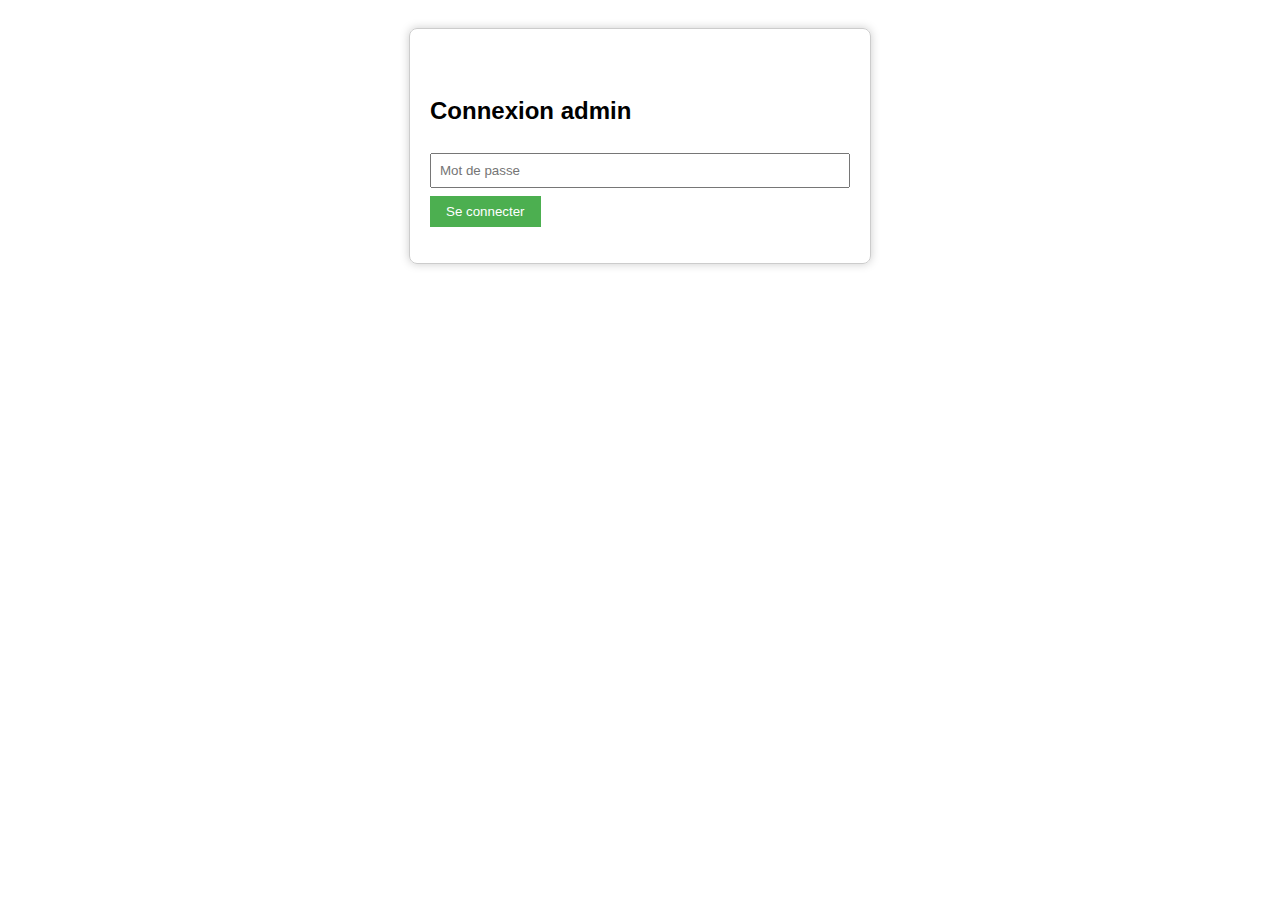
<file: admin.html>
<!DOCTYPE html>
<html lang="fr">
<head>
  <meta charset="UTF-8">
  <title>Admin Panel</title>
  <style>
    body {
    font-family: Arial, sans-serif;
    padding: 20px;
    }

    #login, #adminPanel {
    border: 1px solid #ccc;
    padding: 20px;
    max-width: 400px;
    margin: auto;
    border-radius: 8px;
    box-shadow: 0 0 10px #ccc;
    padding-right: 40px;
    }

    input[type="text"], input[type="password"] {
    width: 100%;
    padding: 8px;
    margin-top: 8px;
    }

    button {
    padding: 10px 15px;
    margin-top: 10px;
    background-color: #4CAF50;
    color: white;
    border: none;
    cursor: pointer;
    }
    table {
      border-collapse: collapse;
      width: 100%;
      margin-bottom: 2rem;
    }
    th, td {
      border: 1px solid #ccc;
      padding: 0.5rem;
      text-align: center;
    }
    th {
      background-color: #f5f5f5;
    }
    h2 {
      margin-top: 3rem;
    }
    button {
      padding: 0.5rem 1rem;
      margin-top: 0.5rem;
      cursor: pointer;
    }

  </style>
</head>
<body>
  <div id="login">
    <h2>Connexion admin</h2>
    <input type="password" id="password" placeholder="Mot de passe">
    <button onclick="checkPassword()">Se connecter</button>
    <p id="error"></p>
  </div>

  <div id="adminPanel" style="display:none;">
    <h3>Changer les images du carrousel :</h3>

    <label>Image 1 :</label>
    <input type="file" onchange="updateImage('IMG_carrousel_1', this.files[0])"><br><br>
    
    <label>Image 2 :</label>
    <input type="file" onchange="updateImage('IMG_carrousel_2', this.files[0])"><br><br>
    
    <label>Image 3 :</label>
    <input type="file" onchange="updateImage('IMG_carrousel_3', this.files[0])"><br><br>
    
    <button onclick="alert('Images enregistrées !')">Sauvegarder</button>

    <button onclick="resetImages()">Réinitialiser les images</button>

    <h2>Créer une nouvelle carte pour les réalisations</h2>
    <form id="cardForm">
      <input type="text" id="cardTitle" placeholder="Titre" required><br>
      <input id="cardDescription" placeholder="Description" required></input><br>
      <input type="file" id="cardImage" accept="image/*" required><br>
      <input type="text" id="cardPoints" placeholder="Point1, Point2, Point3" required><br>
      <button type="submit">Ajouter la card</button>
    </form>
    
    <h2>Cards existantes</h2>
    <div id="cardList"></div>
    <h1>Admin - Modification des prix</h1>

  <!-- Cartes de visite -->
  <h1>Administration des tarifs</h1>

  <!-- Cartes de visite -->
  <h2>Cartes de visite 85×55mm</h2>
  <table data-key="cartesDeVisite">
    <thead>
      <tr><th>Quantité</th><th>Recto</th><th>Recto/Verso</th></tr>
    </thead>
    <tbody>
      <tr><td>50 ex</td><td><input value="20€ HT" type="text"></td><td><input value="25€ HT"  type="text"></td></tr>
      <tr><td>100 ex</td><td><input value="24€ HT"  type="text"></td><td><input value="30€ HT"  type="text"></td></tr>
      <tr><td>250 ex</td><td><input value="30€ HT"  type="text"></td><td><input value="40€ HT"  type="text"></td></tr>
      <tr><td>500 ex</td><td><input value="40€ HT"  type="text"></td><td><input value="48€ HT"  type="text"></td></tr>
      <tr><td>1000 ex</td><td><input value="54€ HT"  type="text"></td><td><input value="66€ HT"  type="text"></td></tr>
      <tr><td>2500 ex</td><td><input value="95€ HT"  type="text"></td><td><input value="114€ HT"  type="text"></td></tr>
    </tbody>
  </table>
  <button onclick="save('cartesDeVisite')">Enregistrer</button>

  <!-- Flyers A6 -->
  <h2>Flyers A6 Format 105×148.5mm</h2>
  <table data-key="flyersA6">
    <thead>
      <tr><th>Quantité</th><th>Recto</th><th>Recto/Verso</th></tr>
    </thead>
    <tbody>
      <tr><td>50 ex</td><td><input value="16€ HT" type="text"></td><td><input value="20€ HT" type="text"></td></tr>
      <tr><td>100 ex</td><td><input value="18€ HT" type="text"></td><td><input value="24€ HT" type="text"></td></tr>
      <tr><td>250 ex</td><td><input value="24€ HT" type="text"></td><td><input value="36€ HT" type="text"></td></tr>
      <tr><td>500 ex</td><td><input value="30€ HT" type="text"></td><td><input value="48€ HT" type="text"></td></tr>
      <tr><td>1000 ex</td><td><input value="48€ HT" type="text"></td><td><input value="72€ HT" type="text"></td></tr>
      <tr><td>2500 ex</td><td><input value="84€ HT" type="text"></td><td><input value="144€ HT" type="text"></td></tr>
    </tbody>
  </table>
  <button onclick="save('flyersA6')">Enregistrer</button>

  <!-- Affichettes A4 & A3 -->
  <h2>Affichettes A4 & A3</h2>
  <table data-key="affichettesA4">
    <thead>
      <tr><th>Quantité</th><th>Recto</th><th>Recto/Verso</th><th>A3 Recto</th></tr>
    </thead>
    <tbody>
      <tr><td>50 ex</td><td><input value="18€ HT" type="text"></td><td><input value="24€ HT" type="text"></td><td><input value="24€ HT" type="text"></td></tr>
      <tr><td>100 ex</td><td><input value="24€ HT" type="text"></td><td><input value="36€ HT" type="text"></td><td><input value="36€ HT" type="text"></td></tr>
      <tr><td>250 ex</td><td><input value="42€ HT" type="text"></td><td><input value="60€ HT" type="text"></td><td><input value="78€ HT" type="text"></td></tr>
      <tr><td>500 ex</td><td><input value="66€ HT" type="text"></td><td><input value="108€ HT" type="text"></td><td><input value="150€ HT" type="text"></td></tr>
      <tr><td>1000 ex</td><td><input value="120€ HT" type="text"></td><td><input value="204€ HT" type="text"></td><td><input value="288€ HT" type="text"></td></tr>
      <tr><td>2500 ex</td><td><input value="288€ HT" type="text"></td><td><input value="372€ HT" type="text"></td><td><input value="-€ HT" type="text"></td></tr>
    </tbody>
  </table>
  <button onclick="save('affichettesA4')">Enregistrer</button>

  <!-- Affichettes A5 -->
  <h2>Affichettes A5 148x210 mm</h2>
  <table data-key="affichettesA5">
    <thead>
      <tr><th>Quantité</th><th>Recto</th><th>Recto/Verso</th></tr>
    </thead>
    <tbody>
      <tr><td>100 ex</td><td><input value="18€ HT" type="text"></td><td><input value="24€ HT" type="text"></td></tr>
      <tr><td>250 ex</td><td><input value="30€ HT" type="text"></td><td><input value="42€ HT" type="text"></td></tr>
      <tr><td>500 ex</td><td><input value="42€ HT" type="text"></td><td><input value="66€ HT" type="text"></td></tr>
      <tr><td>1000 ex</td><td><input value="66€ HT" type="text"></td><td><input value="114€ HT" type="text"></td></tr>
      <tr><td>2500 ex</td><td><input value="156€ HT" type="text"></td><td><input value="264€ HT" type="text"></td></tr>
    </tbody>
  </table>
  <button onclick="save('affichettesA5')">Enregistrer</button>


  <script>
const PASSWORD = "123";

function checkPassword() {
  const input = document.getElementById("password").value;
  const error = document.getElementById("error");

  if (input === PASSWORD) {
    document.getElementById("login").style.display = "none";
    document.getElementById("adminPanel").style.display = "block";
  } else {
    error.textContent = "Mot de passe incorrect";
  }
}

function updateImage(imageId, file) {
  const reader = new FileReader();
  reader.onload = function () {
    localStorage.setItem(imageId, reader.result);
  };
  reader.readAsDataURL(file);
}

function resetImages() {
  localStorage.removeItem("IMG_carrousel_1");
  localStorage.removeItem("IMG_carrousel_2");
  localStorage.removeItem("IMG_carrousel_3");
  alert("Images réinitialisées ! Recharge la page du carrousel.");
}

function getCards() {
  return JSON.parse(localStorage.getItem("cards") || "[]");
}

function saveCards(cards) {
  localStorage.setItem("cards", JSON.stringify(cards));
}

function renderCardList() {
  const cards = getCards();
  const container = document.getElementById("cardList");
  container.innerHTML = "";

  cards.forEach((card, index) => {
    const div = document.createElement("div");
    div.innerHTML = `
      <strong>${card.title}</strong><br>
      <img src="${card.image}" width="100"><br>
      <button onclick="deleteCard(${index})">Supprimer</button><hr>
    `;
    container.appendChild(div);
  });
}

function deleteCard(index) {
  const cards = getCards();
  cards.splice(index, 1);
  saveCards(cards);
  renderCardList();
}

document.getElementById("cardForm").addEventListener("submit", function(e) {
  e.preventDefault();

  const fileInput = document.getElementById("cardImage");
  const file = fileInput.files[0];

  if (!file) return alert("Veuillez choisir une image.");

  const reader = new FileReader();
  reader.onload = function(event) {
    const imageBase64 = event.target.result;

    const newCard = {
      title: document.getElementById("cardTitle").value,
      description: document.getElementById("cardDescription").value,
      image: imageBase64,
      points: document.getElementById("cardPoints").value.split(",").map(p => p.trim()),
    };

    const cards = getCards();
    cards.push(newCard);
    saveCards(cards);
    renderCardList();
    document.getElementById("cardForm").reset();
  };
  reader.readAsDataURL(file);
});

renderCardList();
function save(key) {
      const table = document.querySelector(`table[data-key="${key}"]`);
      const rows = table.querySelectorAll("tbody tr");
      const data = [];

      rows.forEach(row => {
        const inputs = row.querySelectorAll("input");
        const rowData = {};
        if (inputs[0]) rowData.recto = inputs[0].value;
        if (inputs[1]) rowData.rectoVerso = inputs[1].value;
        if (inputs[2]) rowData.a3 = inputs[2].value;
        data.push(rowData);
      });

      localStorage.setItem(key, JSON.stringify(data));
      alert(`Tarifs enregistrés pour ${key}`);
    }
  </script>
</body>
</html>
</file>
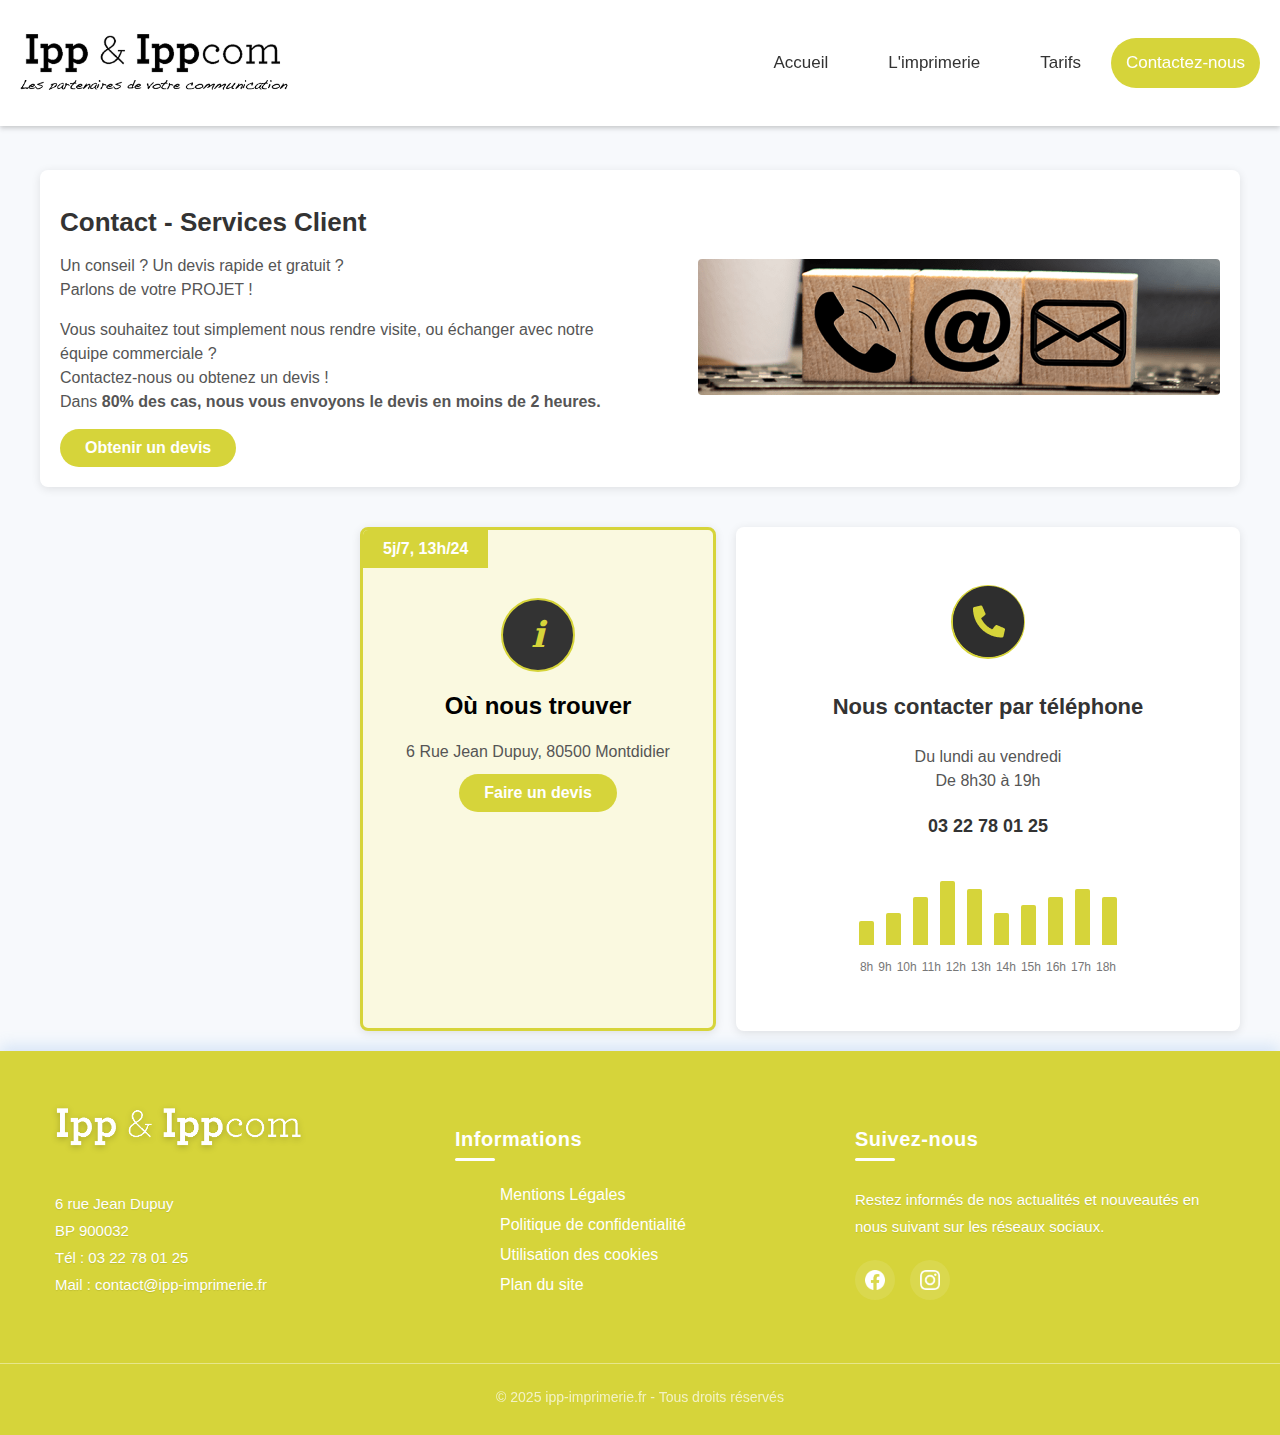
<file: contact.html>
<!DOCTYPE html>
<html lang="en">
<head>
    <meta charset="UTF-8">
    <meta name="viewport" content="width=device-width, initial-scale=1.0">
    <title>Document</title>
    <style>
        :root{
            --color-primary: #d6d43a;
            --color-secondary: #faf9e0;
            --color-light: #F7F9FC;
            --color-dark: #2E2E2E;
            --shadow: 0px 0px 13.5px 0px rgba(0, 0, 0, 0.25);
            --title: 22px;
            --subtitle: 17px;
            --texte: 14px;
        }
        /*  ********************************************Debut Header style *********************************************/
        body {
            margin: 0;
            padding: 0;
            font-family: Arial, sans-serif;
            background-color: var(--color-light);
            padding-top: 150px;
        }
        
        .header-container {
            width: 100%;
            background-color: var(--color-light);
            position: fixed;
            top: 0;
            left: 0;
            z-index: 1000;
        }
        
        .main-header {
            background-color: white;
            padding: 30px 20px;
            display: flex;
            justify-content: space-between;
            align-items: center;
            box-shadow: 0px 2px 5px 0px rgba(46, 46, 46, 0.25);;
        }
        
        .logo {
            font-size: 24px;
            font-weight: bold;
        }
        
        .ipp {
            color: #000;
        }
        
        .and {
            color: #555;
            margin: 0 5px;
        }
        
        .ippcom {
            color: #000;
        }
        
        .nav-links {
            display: flex;
            align-items: center;
        }
        
        .nav-item {
            padding: 0px 30px;
            color: #333;
            text-decoration: none;
            font-size: var(--subtitle);
        }
        
        .contact-btn {
            background-color: var(--color-primary);
            color: white;
            padding: 15px 15px;
            border-radius: 66px;
            text-decoration: none;
            font-size: var(--subtitle);
        }

        .logo-img{
            width: 100%;
            height: 60px;
        }
        /* ********************************************fin header style******************************************** */
        /* style */
        .container {
            max-width: 1200px;
            margin: 0 auto;
            padding: 20px;
        }
        
        .contact-header {
            display: flex;
            justify-content: space-between;
            align-items: center;
            margin-bottom: 40px;
            background-color: white;
            padding: 20px;
            border-radius: 8px;
            box-shadow: 0 2px 10px rgba(0,0,0,0.1);
        }
        
        .contact-info {
            width: 50%;
        }
        
        .contact-image {
            width: 45%;
        }
        
        .contact-image img {
            width: 100%;
            height: auto;
            border-radius: 4px;
        }
        
        h1 {
            font-size: 26px;
            color: #333;
            margin-bottom: 10px;
        }
        
        p {
            color: #555;
            margin-bottom: 15px;
            line-height: 1.5;
        }
        
        .important {
            font-weight: bold;
        }
        
        .btn {
            display: inline-block;
            background-color: var(--color-primary);
            color: white;
            padding: 10px 25px;
            border-radius: 30px;
            text-decoration: none;
            font-weight: bold;
            transition: background-color 0.3s;
        }
        
        .btn:hover {
            background-color: var(--color-primary);
        }
        
        .contact-grid {
            display: flex;
            gap: 20px;
            margin-top: 20px;
        }
        
        .grid-item {
            flex: 1;
            background-color: white;
            border-radius: 8px;
            overflow: hidden;
            box-shadow: 0 2px 10px rgba(0,0,0,0.1);
        }
        
        .map-container {
            height: 100%;
        }
        
        .map-container img {
            width: 400px;
            height: 100%;
            object-fit: cover;
        }
        
        .info-block {
            padding: 20px;
            text-align: center;
            display: flex;
            flex-direction: column;
            justify-content: center;
            align-items: center;
            width: 200px
        }
        
        .info-block h2 {
            font-size: 22px;
            margin: 15px 0;
            color: #333;
        }
        
        .find-us-container {
            width: 350px;
            background-color: var(--color-secondary);
            border: 3px solid var(--color-primary);
            border-radius: 8px;
            overflow: hidden;
            box-shadow: 0 2px 10px rgba(0, 0, 0, 0.1);
        }

        .header-banner {
            background-color: var(--color-primary);
            color: white;
            padding: 10px 20px;
            font-weight: bold;
            width: fit-content;
        }

        .content {
            padding: 30px;
            text-align: center;
        }

        .icon-circle {
            width: 70px;
            height: 70px;
            background-color: #333;
            border-radius: 50%;
            display: flex;
            justify-content: center;
            align-items: center;
            margin: 0 auto 20px;
            border: 2px solid var(--color-primary);
        }

        .icon-circle i {
            color: var(--color-primary);
            font-size: 36px;
        }
        
        .address {
            margin: 10px 0;
        }
        
        .phone {
            font-size: 18px;
            font-weight: bold;
            color: #333;
            margin: 10px 0;
        }
        
        .schedule {
            margin: 10px 0;
        }
        
        .graph {
            display: flex;
            align-items: flex-end;
            justify-content: center;
            height: 80px;
            margin: 15px 0;
            gap: 8px;
        }
        
        .bar {
            width: 15px;
            background-color: var(--color-primary);
            margin: 0 2px;
            border-radius: 2px 2px 0 0;
        }
        
        .bar-1 { height: 30%; }
        .bar-2 { height: 40%; }
        .bar-3 { height: 60%; }
        .bar-4 { height: 80%; }
        .bar-5 { height: 70%; }
        .bar-6 { height: 40%; }
        .bar-7 { height: 50%; }
        .bar-8 { height: 60%; }
        .bar-9 { height: 70%; }
        .bar-10 { height: 60%; }
        
        .time-labels {
            display: flex;
            justify-content: space-between;
            /* width: 100%; */
            padding: 0 5px;
            font-size: 12px;
            color: #777;
            gap: 5px;
        }
        
        @media (max-width: 768px) {
            .contact-header {
                flex-direction: column;
            }
            
            .contact-info, .contact-image {
                width: 100%;
            }
            
            .contact-image {
                margin-top: 20px;
            }
            
            .contact-grid {
                flex-direction: column;
            }
        }
        .map-container iframe {
            width: 100%;
            height: 500px;
            border: none;
        }
        /* ********************************************debut footer******************************************** */
    footer {
            background: var(--color-primary);
            color: #fff;
            padding: 50px 0 30px;
            box-shadow: 0 -5px 15px rgba(74, 144, 226, 0.2);
        }
        
        .footer-container {
            display: flex;
            justify-content: space-between;
            max-width: 1200px;
            margin: 0 auto;
            flex-wrap: wrap;
            padding: 0 20px;
        }
        
        .footer-section {
            flex: 1;
            min-width: 250px;
            margin-bottom: 30px;
            padding: 0 15px;
        }
        
        .footer-logo {
            height: 50px;
            margin-bottom: 20px;
            filter: drop-shadow(0 2px 3px rgba(0, 0, 0, 0.2));
        }
        
        .footer-section p {
            line-height: 1.8;
            margin-bottom: 15px;
            font-size: 15px;
            text-shadow: 0 1px 1px rgba(0, 0, 0, 0.1);
            color: white;
        }
        
        .footer-section h4 {
            position: relative;
            margin-bottom: 25px;
            font-size: 20px;
            font-weight: 600;
            letter-spacing: 0.5px;
            padding-bottom: 10px;
        }
        
        .footer-section h4::after {
            content: '';
            position: absolute;
            left: 0;
            bottom: 0;
            width: 40px;
            height: 3px;
            background: #fff;
            border-radius: 5px;
        }
        
        .footer-links {
            list-style: none;
        }
        
        .footer-links li {
            margin-bottom: 12px;
        }
        
        .footer-links a {
            color: #fff;
            text-decoration: none;
            transition: all 0.3s ease;
            display: inline-block;
            padding-left: 5px;
            position: relative;
        }
        
        .footer-links a::before {
            content: '›';
            position: absolute;
            left: -8px;
            opacity: 0;
            transition: all 0.3s ease;
        }
        
        .footer-links a:hover {
            padding-left: 12px;
            opacity: 0.8;
        }
        
        .footer-links a:hover::before {
            opacity: 1;
            left: 0;
        }
        
        .social-icons {
            display: flex;
            gap: 15px;
            margin-top: 20px;
        }
        
        .social-icons a {
            display: flex;
            align-items: center;
            justify-content: center;
            width: 40px;
            height: 40px;
            background: rgba(255, 255, 255, 0.1);
            border-radius: 50%;
            transition: all 0.3s ease;
        }
        
        .social-icons a:hover {
            background: rgba(255, 255, 255, 0.2);
            transform: translateY(-3px);
        }
        
        .social-icons img {
            height: 20px;
            filter: brightness(0) invert(1);
        }
        
        .footer-bottom {
            text-align: center;
            padding-top: 25px;
            margin-top: 20px;
            border-top: 1px solid #ffffff98;
            font-size: 14px;
            opacity: 0.7;
        }
        
        @media (max-width: 768px) {
            .footer-container {
                flex-direction: column;
            }
            
            .footer-section {
                margin-bottom: 40px;
                padding: 0;
            }
            
            .footer-section:last-child {
                margin-bottom: 10px;
            }
        }
        /* ********************************************fin footer *********************************************/

    </style>
</head>
<body>
    <header>
        <div class="header-container">
            <div class="main-header">
                <div class="logo">
                    <img class="logo-img" src="/asset/img/slogan logo.png" alt="Logo">
                </div>
                <div class="nav-links">
                    <a href="index.html" class="nav-item">Accueil</a>
                    <a href="imprimerie.html" class="nav-item">L'imprimerie</a>
                    <a href="tarifs.html" class="nav-item">Tarifs</a>
                    <a href="#" class="contact-btn">Contactez-nous</a>
                </div>
            </div>
        </div>
    </header>
    <main>
        <div class="container">
            <!-- Section d'en-tête -->
            <div class="contact-header">
                <div class="contact-info">
                    <h1>Contact - Services Client</h1>
                    <p>Un conseil ? Un devis rapide et gratuit ?<br>
                    Parlons de votre PROJET !</p>
                    <p>Vous souhaitez tout simplement nous rendre visite, ou échanger avec notre équipe commerciale ?<br>
                    Contactez-nous ou obtenez un devis !<br>
                    Dans <span class="important">80% des cas, nous vous envoyons le devis en moins de 2 heures.</span></p>
                    <a href="#" class="btn">Obtenir un devis</a>
                </div>
                <div class="contact-image">
                    <img src="img/conatct.png" alt="Contact Icons">
                </div>
            </div>
            
            <!-- Section des informations de contact -->
            <div class="contact-grid">
                <!-- Carte -->
                <div class="map-container">
                    <!-- Intégration de Google Maps pour l'adresse spécifiée -->
                    <iframe 
                        src="https://www.google.com/maps/embed?pb=!1m18!1m12!1m3!1d2587.505276212939!2d2.5668169999999997!3d49.647850799999995!2m3!1f0!2f0!3f0!3m2!1i1024!2i768!4f13.1!3m3!1m2!1s0x47e7d9c1a7f0f141%3A0x7b7a424ea9b4ee09!2s6%20Rue%20Jean%20Dupuy%2C%2080500%20Montdidier!5e0!3m2!1sfr!2sfr!4v1651234567890!5m2!1sfr!2sfr" 
                        allowfullscreen="" 
                        loading="lazy" 
                        referrerpolicy="no-referrer-when-downgrade">
                    </iframe>
                </div>
                
                <!-- Bloc Où nous trouver -->
                <div class="find-us-container">
                    <div class="header-banner">
                        5j/7, 13h/24
                    </div>
                    <div class="content">
                        <div class="icon-circle">
                            <i>ℹ</i>
                        </div>
                        <h2>Où nous trouver</h2>
                        <p class="address">6 Rue Jean Dupuy, 80500 Montdidier</p>
                        <a href="#" class="btn">Faire un devis</a>
                    </div>
                </div>
                
                <!-- Bloc Nous contacter par téléphone -->
                <div class="grid-item info-block">
                    <div class="icon-circle">
                        <img src="img/iphone.png" alt="">
                    </div>
                    <h2>Nous contacter par téléphone</h2>
                    <p class="schedule">Du lundi au vendredi<br>De 8h30 à 19h</p>
                    <p class="phone">03 22 78 01 25</p>
                    
                    <div class="graph">
                        <div class="bar bar-1"></div>
                        <div class="bar bar-2"></div>
                        <div class="bar bar-3"></div>
                        <div class="bar bar-4"></div>
                        <div class="bar bar-5"></div>
                        <div class="bar bar-6"></div>
                        <div class="bar bar-7"></div>
                        <div class="bar bar-8"></div>
                        <div class="bar bar-9"></div>
                        <div class="bar bar-10"></div>
                    </div>
                    <div class="time-labels">
                        <span>8h</span>
                        <span>9h</span>
                        <span>10h</span>
                        <span>11h</span>
                        <span>12h</span>
                        <span>13h</span>
                        <span>14h</span>
                        <span>15h</span>
                        <span>16h</span>
                        <span>17h</span>
                        <span>18h</span>
                    </div>
                </div>
            </div>
        </div>
    </main>
    <footer>
        <div class="footer-container">
            <div class="footer-section">
                <img src="/asset/img/Fichier-3.webp" alt="Logo" class="footer-logo">
                <p>6 rue Jean Dupuy<br>BP 900032<br>Tél : 03 22 78 01 25<br>Mail : contact@ipp-imprimerie.fr</p>
            </div>
            
            <div class="footer-section">
                <h4>Informations</h4>
                <ul class="footer-links">
                    <li><a href="#">Mentions Légales</a></li>
                    <li><a href="#">Politique de confidentialité</a></li>
                    <li><a href="#">Utilisation des cookies</a></li>
                    <li><a href="#">Plan du site</a></li>
                </ul>
            </div>
            
            <div class="footer-section">
                <h4>Suivez-nous</h4>
                <p>Restez informés de nos actualités et nouveautés en nous suivant sur les réseaux sociaux.</p>
                <div class="social-icons">
                    <a href="#"><img src="/asset/img/facebook.png" alt="Facebook"></a>
                    <a href="#"><img src="/asset/img/insat.png" alt="Instagram"></a>
                </div>
            </div>
        </div>
        
        <div class="footer-bottom">
            © 2025 ipp-imprimerie.fr - Tous droits réservés
        </div>
    </footer>
</body>
</html>
</file>
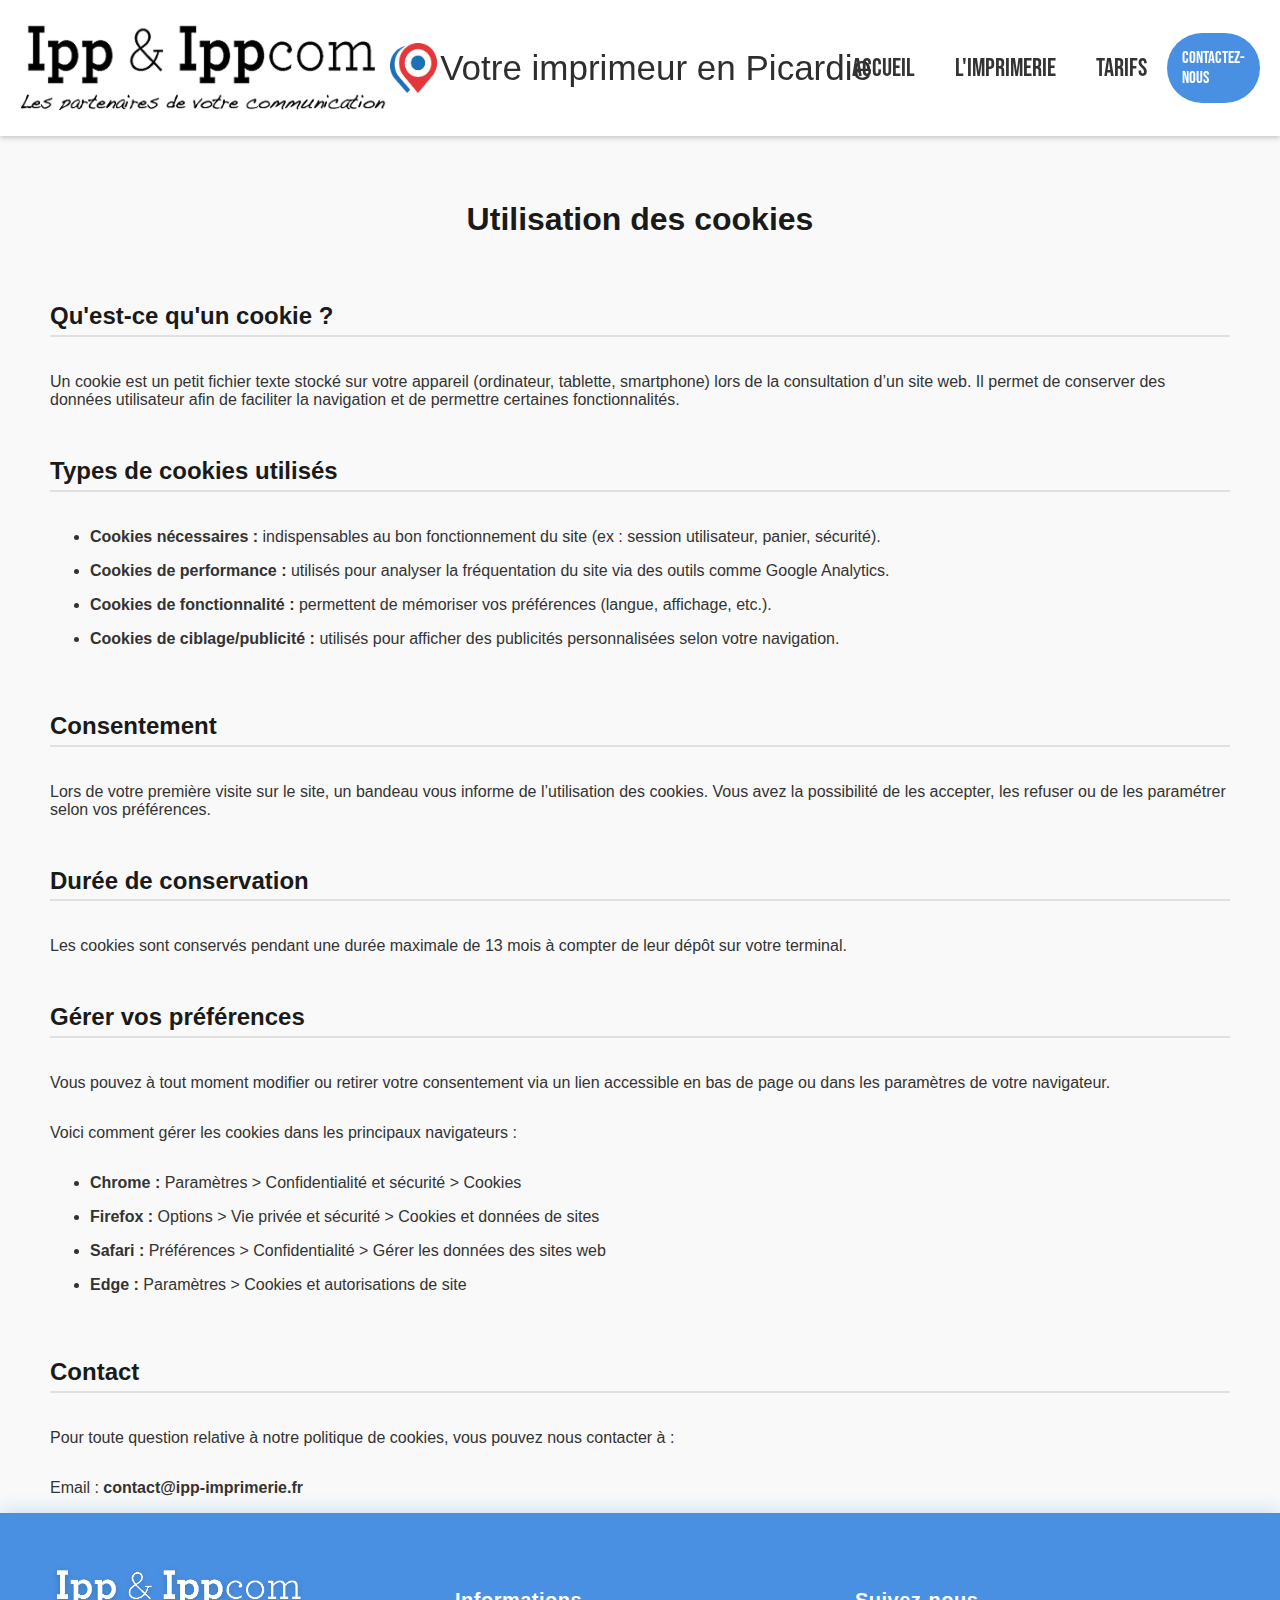
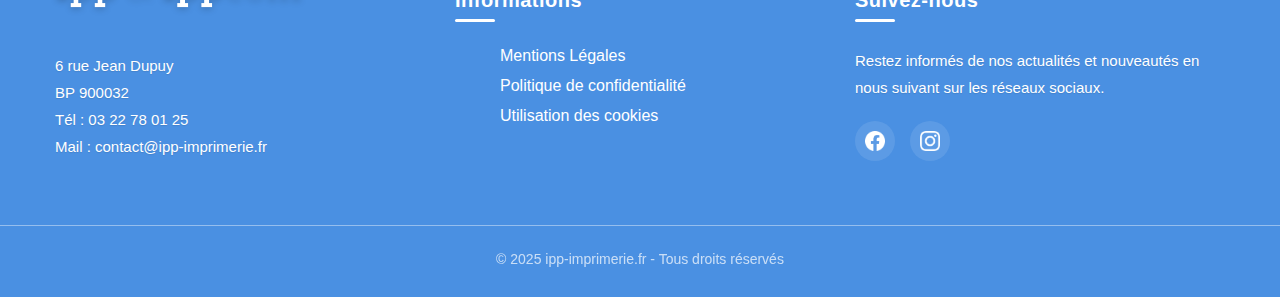
<file: cookies.html>
<!DOCTYPE html>
    <html lang="fr">
    <head>
    <meta charset="UTF-8" />
    <meta name="viewport" content="width=device-width, initial-scale=1.0" />
    <title>Utilisation des cookies</title>
    <link rel="stylesheet" href="./css/style-info.css">
    </head>
    <body>
        <header>
            <div class="header-container">
                <div class="main-header">
                    <div class="header-logo">
                        <div class="logo">
                            <img class="logo-img" src="/asset/img/slogan logo.png" alt="Logo">
                        </div>
                    </div>
                    <div class="secondary-banner">
                        <img class="locate" src="/asset/img/locate fr.png" alt="">
                        <p>Votre imprimeur en Picardie</p>
                    </div>
                    <div class="header-nav">
                        <div class="burger" id="burger">
                            <div></div>
                            <div></div>
                            <div></div>
                        </div>
                        <div class="nav-links" id="navLinks">
                            <a href="index.html" class="nav-item ">Accueil</a>
                            <a href="imprimerie.html" class="nav-item">L'imprimerie</a>
                            <a href="tarifs.html" class="nav-item">Tarifs</a>
                            <a href="contact.html" class="contact-btn">Contactez-nous</a>
                        </div>
                    </div>
                </div>
            </div>
        </header>
        <main>

            <h1>Utilisation des cookies</h1>
        
            <h2>Qu'est-ce qu'un cookie ?</h2>
            <p>Un cookie est un petit fichier texte stocké sur votre appareil (ordinateur, tablette, smartphone) lors de la consultation d’un site web. Il permet de conserver des données utilisateur afin de faciliter la navigation et de permettre certaines fonctionnalités.</p>
        
            <h2>Types de cookies utilisés</h2>
            <ul>
                <li><strong>Cookies nécessaires :</strong> indispensables au bon fonctionnement du site (ex : session utilisateur, panier, sécurité).</li>
                <li><strong>Cookies de performance :</strong> utilisés pour analyser la fréquentation du site via des outils comme Google Analytics.</li>
                <li><strong>Cookies de fonctionnalité :</strong> permettent de mémoriser vos préférences (langue, affichage, etc.).</li>
                <li><strong>Cookies de ciblage/publicité :</strong> utilisés pour afficher des publicités personnalisées selon votre navigation.</li>
            </ul>
        
            <h2>Consentement</h2>
            <p>Lors de votre première visite sur le site, un bandeau vous informe de l’utilisation des cookies. Vous avez la possibilité de les accepter, les refuser ou de les paramétrer selon vos préférences.</p>
        
            <h2>Durée de conservation</h2>
            <p>Les cookies sont conservés pendant une durée maximale de 13 mois à compter de leur dépôt sur votre terminal.</p>
        
            <h2>Gérer vos préférences</h2>
            <p>Vous pouvez à tout moment modifier ou retirer votre consentement via un lien accessible en bas de page ou dans les paramètres de votre navigateur.</p>
            <p>Voici comment gérer les cookies dans les principaux navigateurs :</p>
            <ul>
                <li><strong>Chrome :</strong> Paramètres > Confidentialité et sécurité > Cookies</li>
                <li><strong>Firefox :</strong> Options > Vie privée et sécurité > Cookies et données de sites</li>
                <li><strong>Safari :</strong> Préférences > Confidentialité > Gérer les données des sites web</li>
                <li><strong>Edge :</strong> Paramètres > Cookies et autorisations de site</li>
            </ul>
        
            <h2>Contact</h2>
            <p>Pour toute question relative à notre politique de cookies, vous pouvez nous contacter à :</p>
            <p>Email : <strong>contact@ipp-imprimerie.fr</strong></p>
        </main>

    <footer>
        <div class="footer-container">
            <div class="footer-section">
                <img src="/asset/img/Fichier-3.webp" alt="Logo" class="footer-logo">
                <p>6 rue Jean Dupuy<br>BP 900032<br>Tél : 03 22 78 01 25<br>Mail : contact@ipp-imprimerie.fr</p>
            </div>
            
            <div class="footer-section">
                <h4>Informations</h4>
                <ul class="footer-links">
                    <li><a href="legal.html">Mentions Légales</a></li>
                    <li><a href="politique.html">Politique de confidentialité</a></li>
                    <li><a href="cookies.html">Utilisation des cookies</a></li>
                </ul>
            </div>
            
            <div class="footer-section">
                <h4>Suivez-nous</h4>
                <p>Restez informés de nos actualités et nouveautés en nous suivant sur les réseaux sociaux.</p>
                <div class="social-icons">
                    <a href="https://www.facebook.com/IppMontdidier"><img src="/asset/img/facebook.png" alt="Facebook"></a>
                    <a href="https://www.instagram.com/imprimerieplateaupicard/"><img src="/asset/img/insat.png" alt="Instagram"></a>
                </div>
            </div>
        </div>
        
        <div class="footer-bottom">
            © 2025 ipp-imprimerie.fr - Tous droits réservés
        </div>
    </footer>
    <script src="./js/script-tarifs.js"></script>
    </body>
</html>
</file>
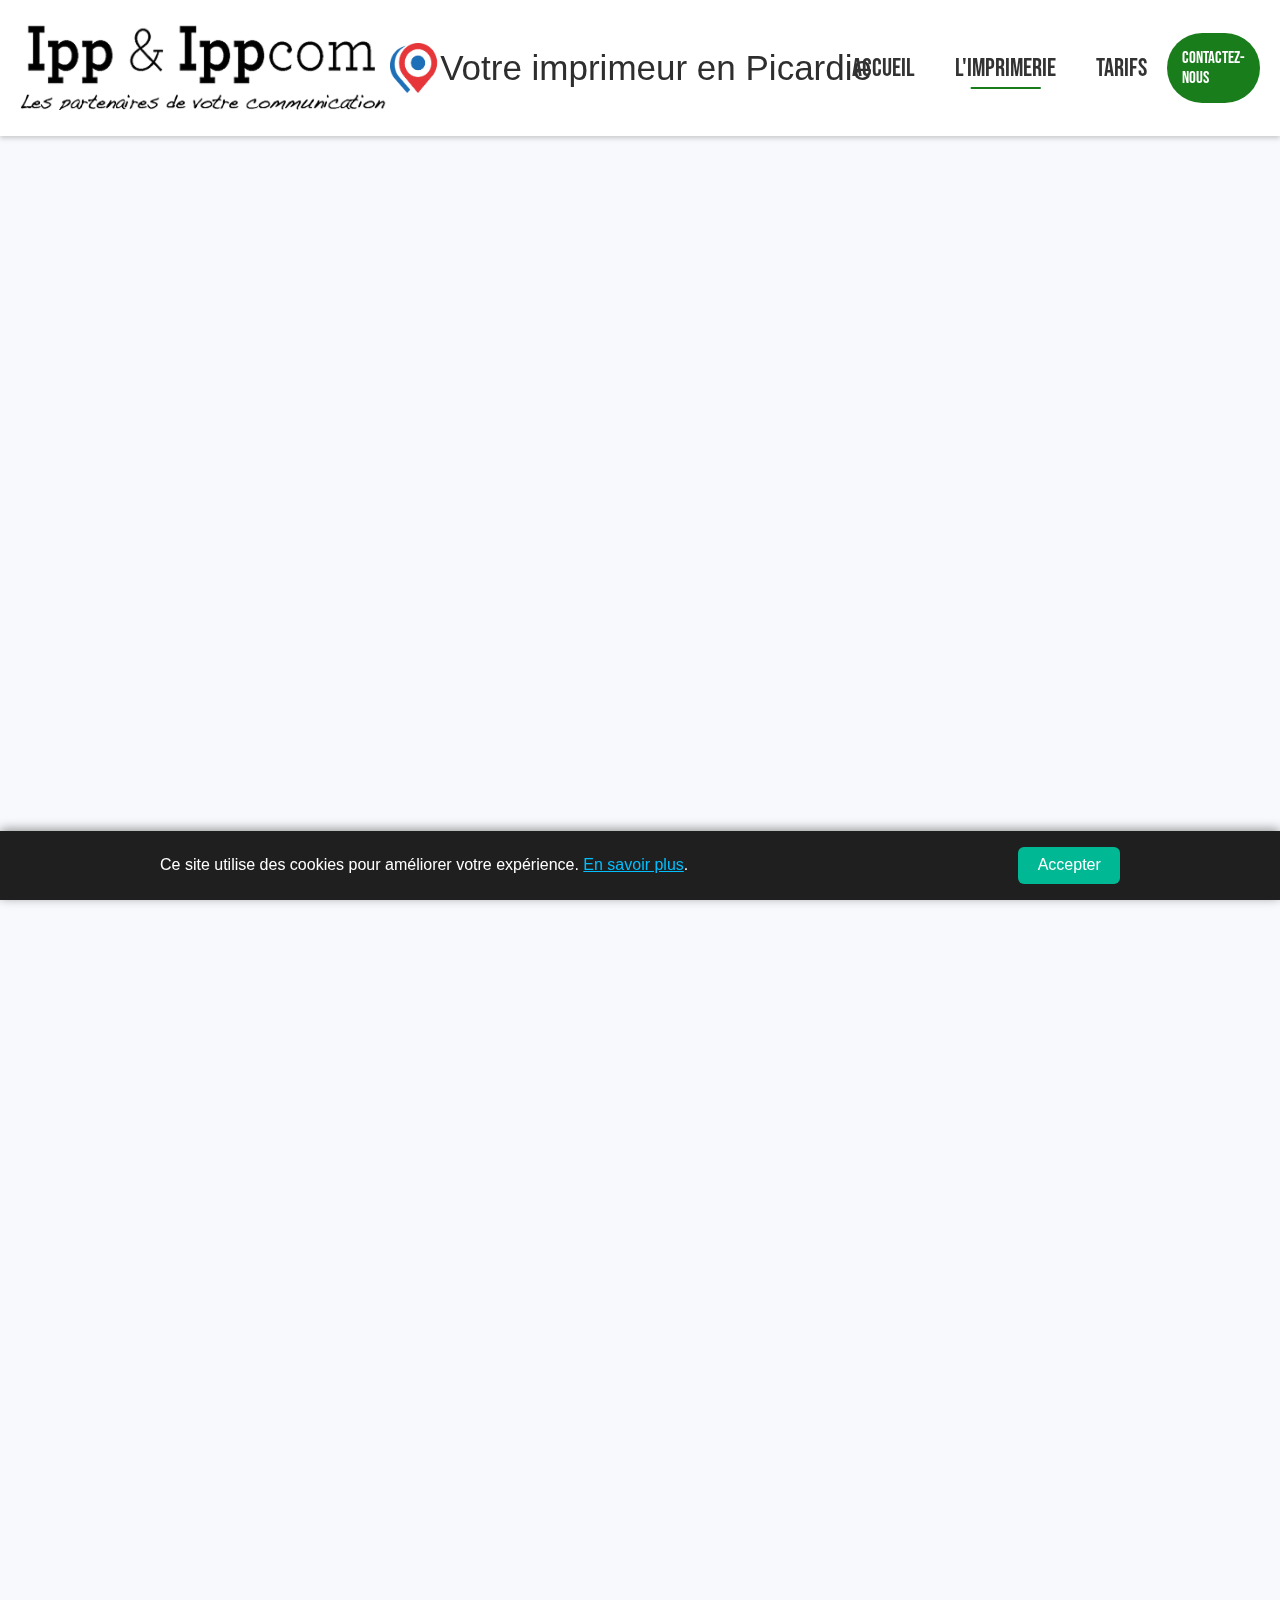
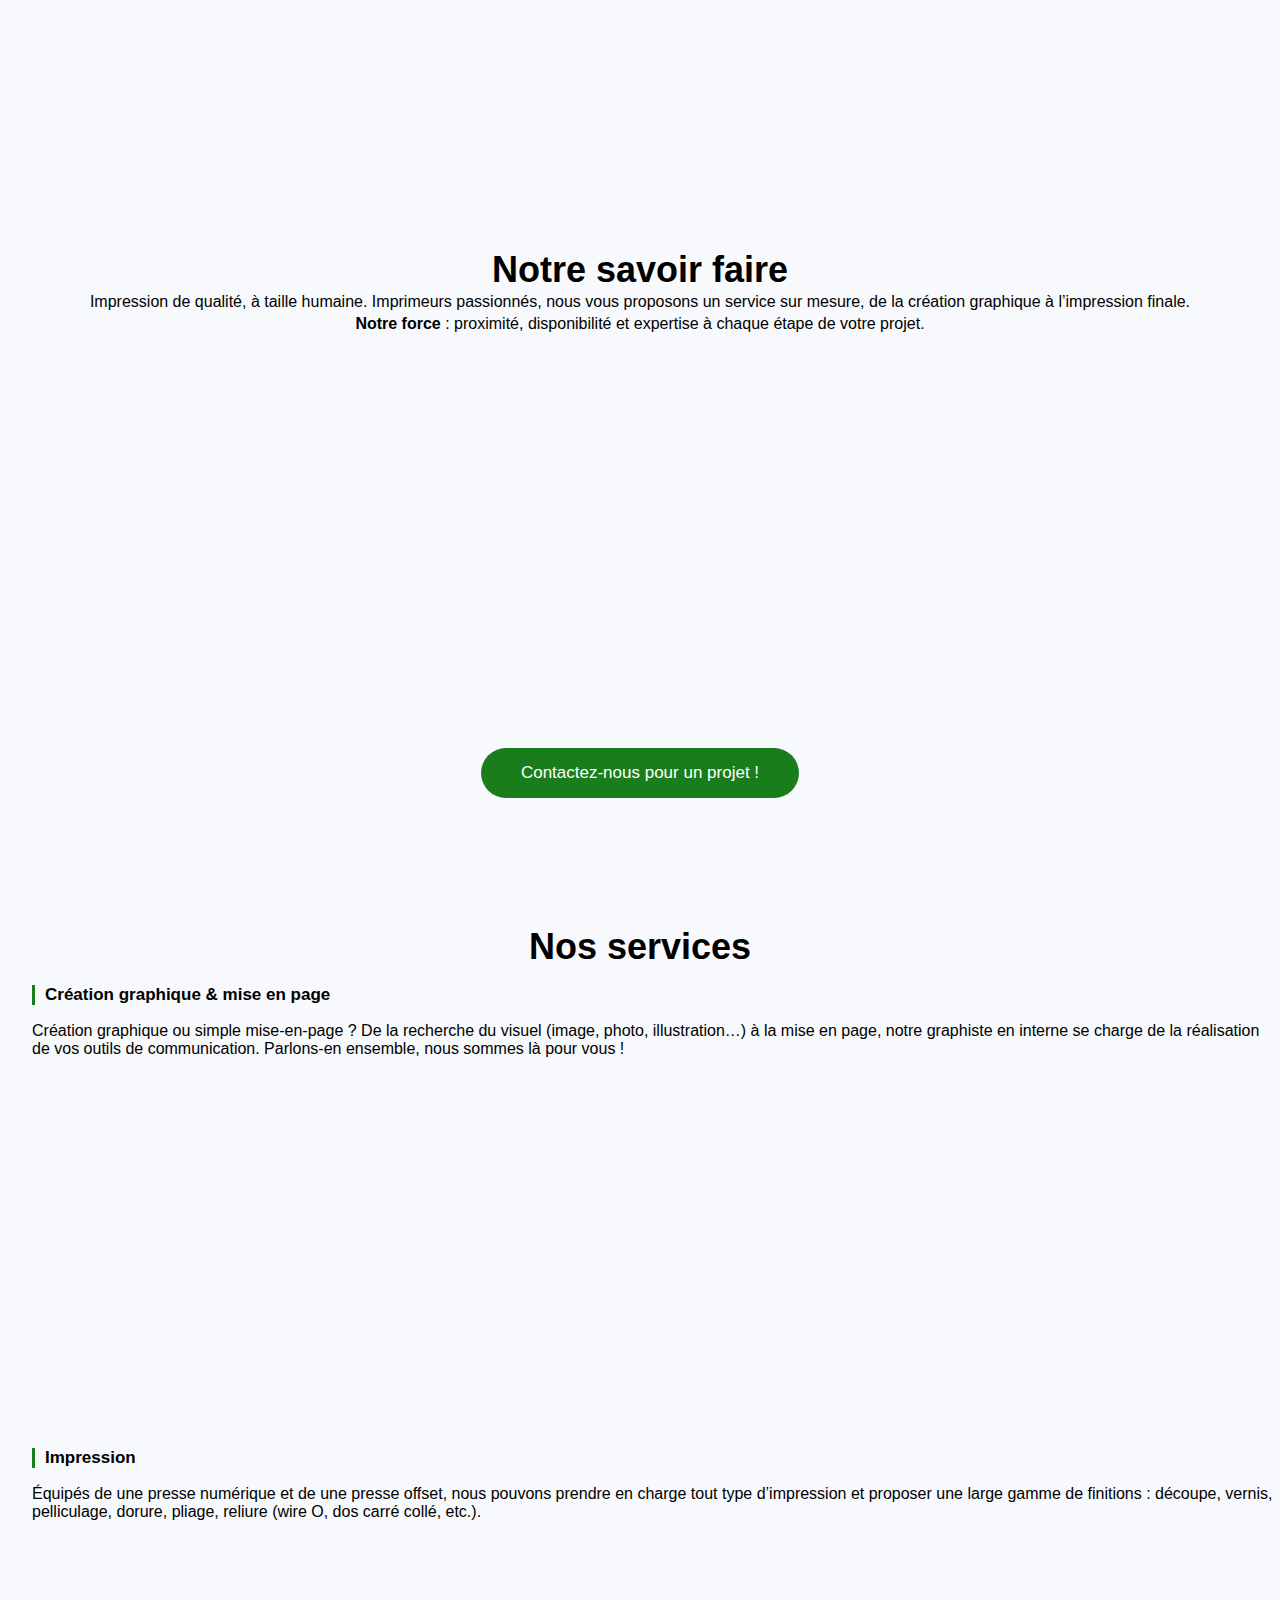
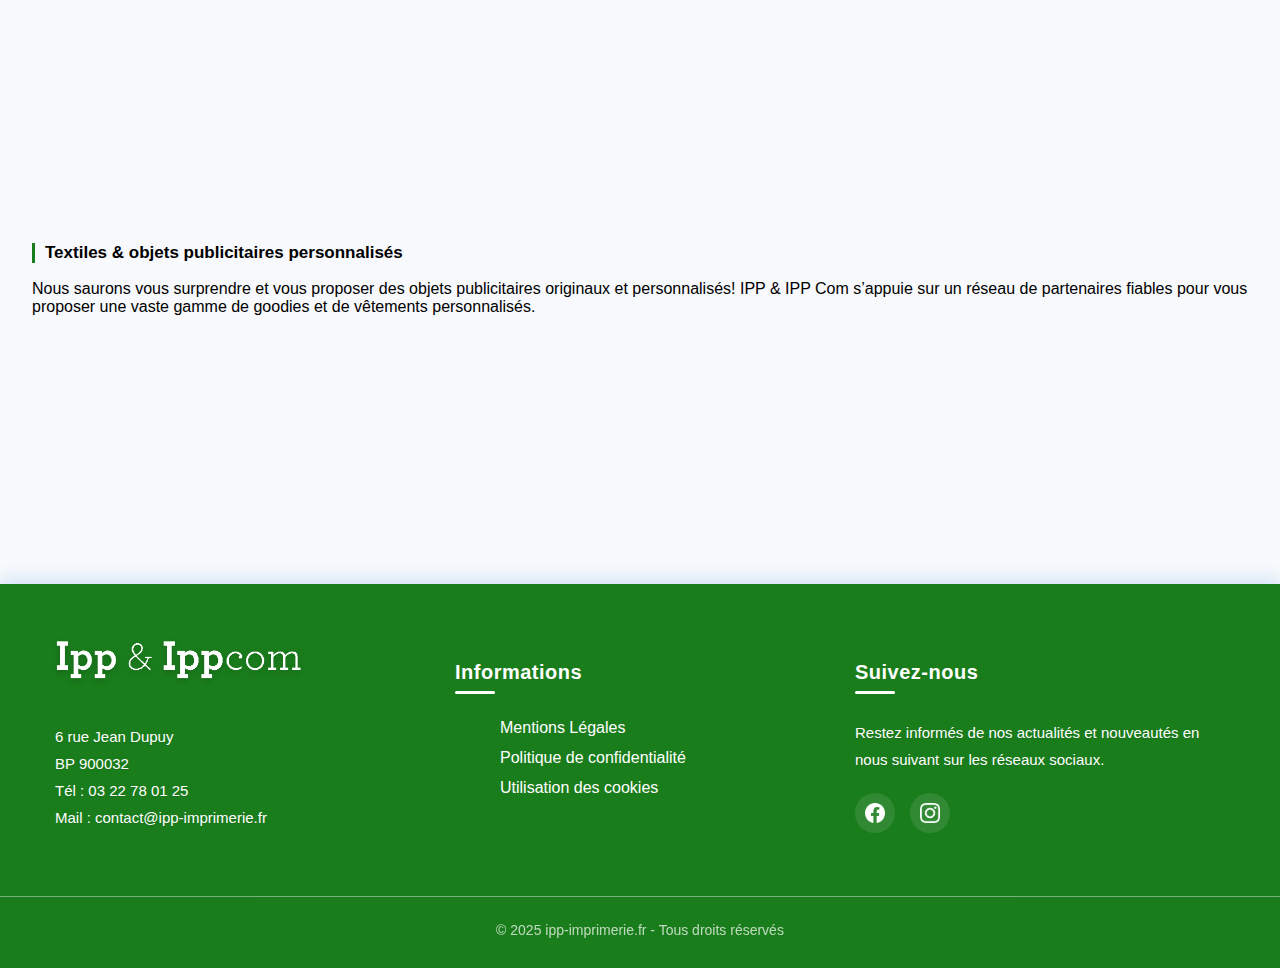
<file: imprimerie.html>
<!DOCTYPE html>
<html lang="en">
<head>
    <meta charset="UTF-8">
    <meta name="viewport" content="width=device-width, initial-scale=1.0">
    <title>L'imprimerie</title>
    <link rel="stylesheet" href="./css/style-imp.css">
</head>
<body>
    <header>
        <div class="header-container">
            <div class="main-header">
                <div class="header-logo">
                    <div class="logo">
                        <img class="logo-img" src="/asset/img/slogan logo.png" alt="Logo">
                    </div>
                </div>
                <div class="secondary-banner">
                    <img class="locate" src="/asset/img/locate fr.png" alt="">
                    <p>Votre imprimeur en Picardie</p>
                </div>
                <div class="header-nav">
                    <div class="burger" id="burger">
                        <div></div>
                        <div></div>
                        <div></div>
                    </div>
                    <div class="nav-links" id="navLinks">
                        <a href="index.html" class="nav-item ">Accueil</a>
                        <a href="imprimerie.html" class="nav-item active">L'imprimerie</a>
                        <a href="tarifs.html" class="nav-item">Tarifs</a>
                        <a href="contact.html" class="contact-btn">Contactez-nous</a>
                    </div>
                </div>
            </div>
        </div>
    </header>
    <main>
        <div class="double-section">
            <!-- Partie gauche : Frise chronologique -->
            <div class="timeline-container">
                <h1 class="title">Histoire de l'Entreprise</h1>
                <div class="timeline">
                    <div class="timeline-progress"></div>
                    <div class="timeline-fill">
                        <div class="timeline-item">
                            <div class="timeline-dot"></div>
                            <div class="timeline-content">
                                <div class="timeline-date">1990</div>
                                <h2 class="timeline-title">La naissance</h2>
                                <p>C'est en 1990 que l'aventure commence avec la création de l'Imprimerie du Plateau Picard (IPP) par M. Claude Lerebourg.</p>
                            </div>
                        </div>
                        <div class="timeline-item">
                            <div class="timeline-dot"></div>
                            <div class="timeline-content">
                                <div class="timeline-date">Héritage</div>
                                <h2 class="timeline-title">Un savoir faire centenaire</h2>
                                <p>En s'établissant dans les anciens locaux de la renommée Imprimerie Carpentier.</p>
                            </div>
                        </div>
                        <div class="timeline-item">
                            <div class="timeline-dot"></div>
                            <div class="timeline-content">
                                <div class="timeline-date">2012</div>
                                <h2 class="timeline-title">L'expansion et la diversification</h2>
                                <p>La fille de Claude, Mélanie, rejoint l'équipe en 2012.</p>
                            </div>
                        </div>
                        <div class="timeline-item">
                            <div class="timeline-dot"></div>
                            <div class="timeline-content">
                                <div class="timeline-date">Aujourd'hui</div>
                                <h2 class="timeline-title">Une offre complète</h2>
                                <p>IPP COM propose désormais des services complémentaires.</p>
                            </div>
                        </div>
                    </div>
                </div>
            </div>
        
            <!-- Partie droite : Engagement écologique -->
            <div class="eco-container">
                <h2 class="title-imprim">Notre Engagement Écologique : Certifiés Imprim'Vert</h2>
                <div class="intro">
                    <p>Nous sommes fiers d'être certifiés <strong>Imprim'Vert</strong>.</p>
                </div>
                <div class="content">
                    <div class="eco-approach">
                        <h2>Notre démarche écoresponsable au quotidien</h2>
                        <p>Avec le label Imprim'Vert, nous nous engageons à :</p>
                        <div class="eco-line">Éliminer correctement nos déchets dangereux.</div>
                        <div class="eco-line">Sécuriser le stockage des produits et liquides.</div>
                        <div class="eco-line">Utiliser des encres et consommables à faible impact.</div>
                        <div class="eco-line">Optimiser notre consommation d’énergie et d’eau.</div>
                        <div class="eco-line">Former régulièrement nos équipes a être respectueux.</div>
                    </div>
                    <div class="logo-imprim">
                        <img src="img/imprim.png" alt="Logo Imprim'Vert">
                    </div>
                </div>
                <div class="footer">
                    En choisissant nos services d’impression, vous participez activement la protection de l'environnement.
                </div>
            </div>
        </div>
        
        <div class="Do">
            <h2 class="service">Notre savoir faire</h2>
            <p class="p">Impression de qualité, à taille humaine. Imprimeurs passionnés, nous vous proposons un service sur mesure, de la création graphique à l’impression finale.</p>
            <p class="p"><strong>Notre force</strong> : proximité, disponibilité et expertise à chaque étape de votre projet.</p>
        </div>
        <div class="container-card">
            <div class="card">
                <h3>Qualité</h3>
                <p>Des impressions haute définition accompagnées de conseils personnalisés pour un rendu optimal.</p>
            </div>
            <div class="card">
                <h3>Rapidité & flexibilité</h3>
                <p>Impression express possible sur simple demande, avec des délais tenus grâce à notre organisation réactive.</p>
            </div>
            <div class="card">
                <h3>Engagement local</h3>
                <p>Une imprimerie de proximité à l’écoute des entreprises comme des particuliers.</p>
            </div>
            <div class="card">
                <h3>Studio graphique intégré</h3>
                <p>Conception et mise en page pour une communication visuelle percutante et cohérente.</p>
            </div>
            <div class="card">
                <h3>Services complets</h3>
                <p>Impression offset/numérique, façonnage, routage, mise sous pli : un accompagnement de A à Z.</p>
            </div>
            <div class="card">
                <h3>Accompagnement humain</h3>
                <p>Une équipe disponible tout au long de votre projet, de la demande de devis à la livraison.</p>
            </div>
        </div>
        <a href="tarifs.html#devis" class="contact-btn1">Contactez-nous pour un projet !</a>
        <div id="Do" class="Do">
            <h2 class="service">Nos services</h2>
        </div>
        <div class="service-main">
            <div class="SERV">
                <p class="soustitre">Création graphique & mise en page</p>
                <p>Création graphique ou simple mise-en-page ? De la recherche du visuel (image, photo, illustration…) à la mise en page, notre graphiste en interne se charge de la réalisation de vos outils de communication. Parlons-en ensemble, nous sommes là pour vous !</p>
            </div>
            <div class="container-card1">
                <p class="card-item">Identité Visuelle</p>
                <p class="card-item">Logo</p>
                <p class="card-item">Emailing</p>
                <p class="card-item">Cartes de visites</p>
                <p class="card-item">Flyers</p>
                <p class="card-item">Plaquettes</p>
                <p class="card-item">Invitations</p>
                <p class="card-item">Catalogue</p>
                <p class="card-item">Rapport d’activité</p>
                <p class="card-item">Trombinoscope</p>
            </div>
            <div class="SERV">
                <p class="soustitre">Impression</p>
                <p>Équipés de une presse numérique et de une presse offset, nous pouvons prendre en charge tout type d’impression et proposer une large gamme de finitions : découpe, vernis, pelliculage, dorure, pliage, reliure (wire O, dos carré collé, etc.).</p>
            </div>
            <div class="container-card1">
                <p class="card-item">Plaquettes corporate</p>
                <p class="card-item">Documents administratifs</p>
                <p class="card-item">Communication interne</p>
                <p class="card-item">Documents événementiels</p>
                <p class="card-item">Documents commerciaux</p>
                <p class="card-item">Signalétiques</p>
                <p class="card-item">Documents touristiques</p>
                <p class="card-item">Documents cafés-hôtels-restaurants</p>
            </div>
            <div class="SERV">
                <p class="soustitre">Textiles & objets publicitaires personnalisés</p>
                <p>Nous saurons vous surprendre et vous proposer des objets publicitaires originaux et personnalisés! IPP & IPP Com s’appuie sur un réseau de partenaires fiables pour vous proposer une vaste gamme de goodies et de vêtements personnalisés.</p>
            </div>
            <div class="container-card1">
                <p class="card-item">Textiles</p>
                <p class="card-item">Cadeaux publicitaires</p>
                <p class="card-item">Stylos</p>
                <p class="card-item">Porte-clés</p>
                <p class="card-item">Post-it</p>
                <p class="card-item">Carnets personnalisés</p>
            </div>
        </div>
    </main>
    <footer>
        <div class="footer-container">
            <div class="footer-section">
                <img src="/asset/img/Fichier-3.webp" alt="Logo" class="footer-logo">
                <p>6 rue Jean Dupuy<br>BP 900032<br>Tél : 03 22 78 01 25<br>Mail : contact@ipp-imprimerie.fr</p>
            </div>
            
            <div class="footer-section">
                <h4>Informations</h4>
                <ul class="footer-links">
                    <li><a href="legal.html">Mentions Légales</a></li>
                    <li><a href="politique.html">Politique de confidentialité</a></li>
                    <li><a href="cookies.html">Utilisation des cookies</a></li>
                </ul>
            </div>
            
            <div class="footer-section">
                <h4>Suivez-nous</h4>
                <p>Restez informés de nos actualités et nouveautés en nous suivant sur les réseaux sociaux.</p>
                <div class="social-icons">
                    <a href="https://www.facebook.com/IppMontdidier"><img src="/asset/img/facebook.png" alt="Facebook"></a>
                    <a href="https://www.instagram.com/imprimerieplateaupicard/"><img src="/asset/img/insat.png" alt="Instagram"></a>
                </div>
            </div>
        </div>
        
        <div class="footer-bottom">
            © 2025 ipp-imprimerie.fr - Tous droits réservés
        </div>
    </footer>
<script src="./js/script-imp.js"></script>
<script src="./js/cookies.js" defer></script>
</body>
</html>
</file>
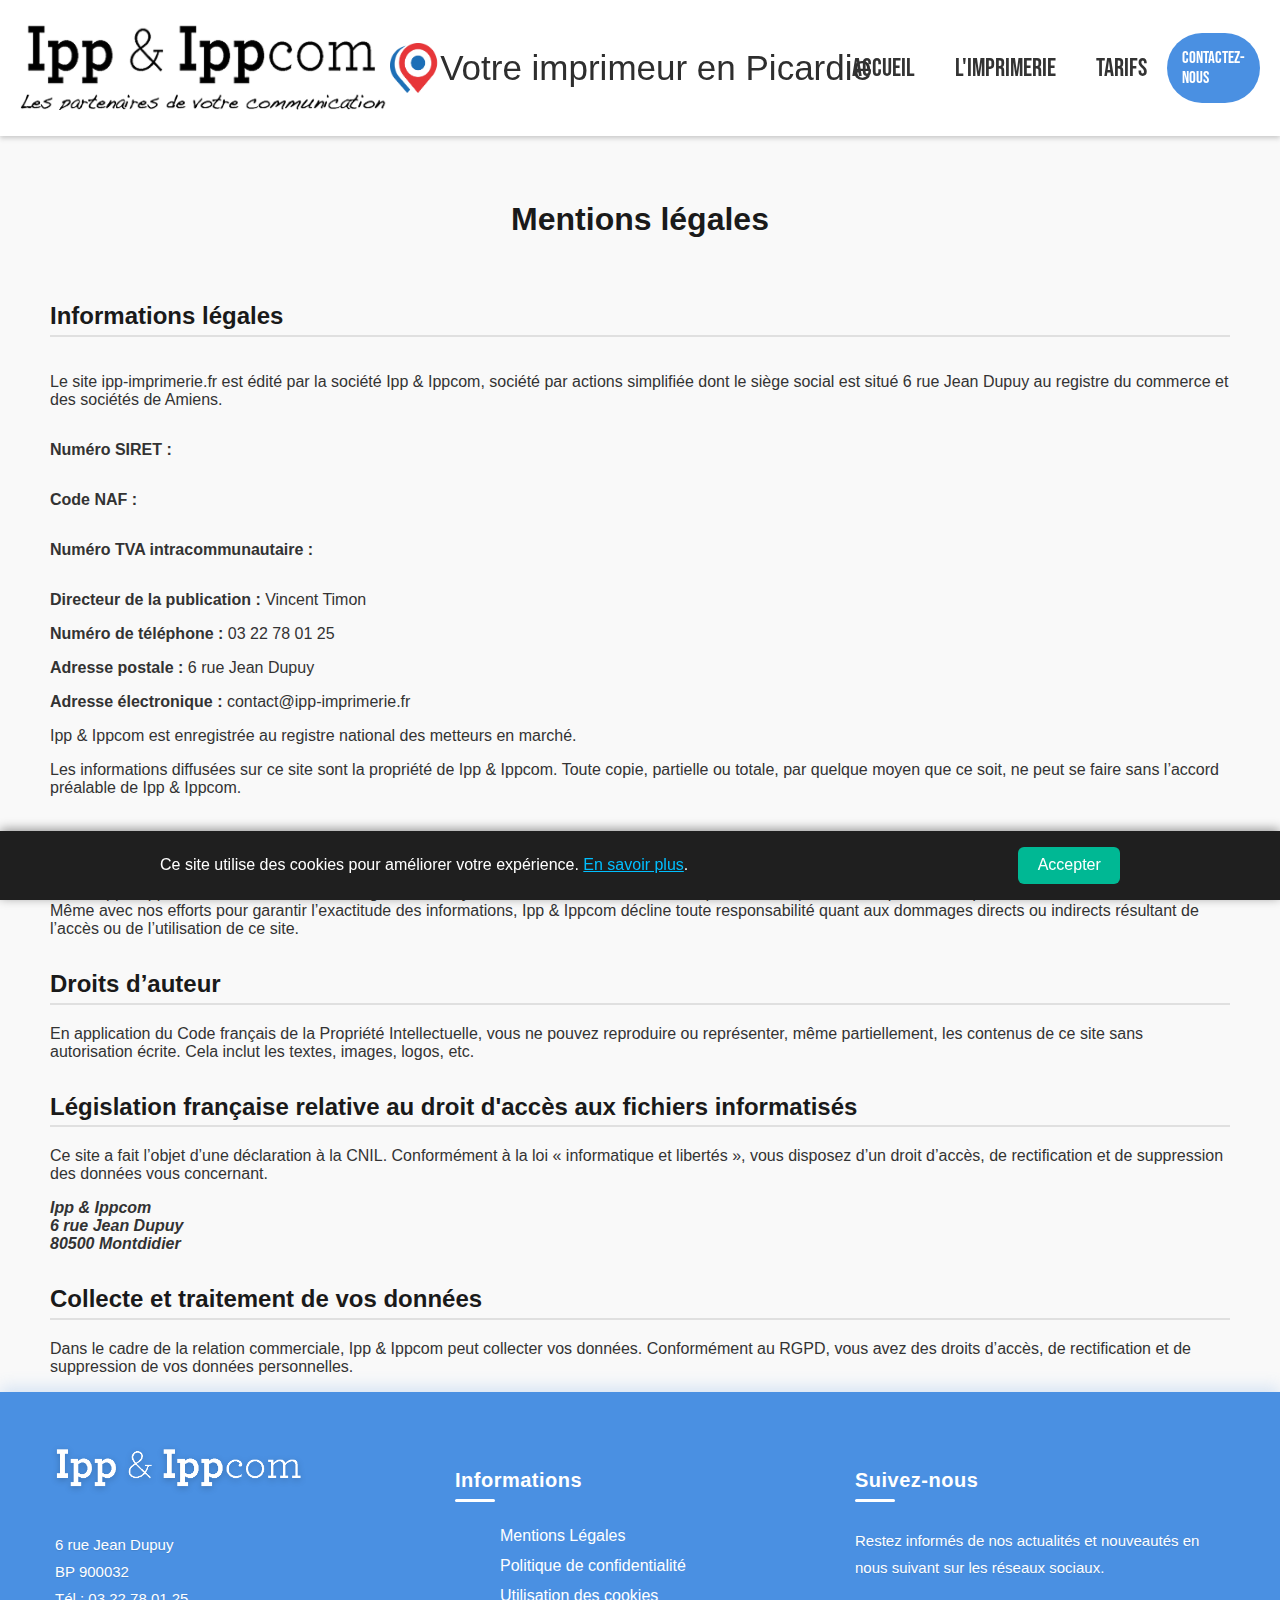
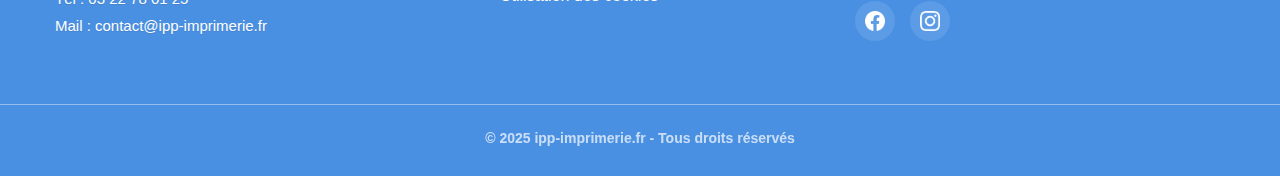
<file: legal.html>
<!DOCTYPE html>
    <html lang="fr">
    <head>
    <meta charset="UTF-8" />
    <meta name="viewport" content="width=device-width, initial-scale=1.0" />
    <meta name="google-site-verification" content="9nt8FPEcULoktp68rzy2iAuxO1623quFbpeMUJFAbWc" />
    <meta name="robots" content="index, follow">
    <title>Mentions Légales</title>
    <link rel="stylesheet" href="./css/style-info.css">
    </head>
    <body>
        <header>
            <div class="header-container">
                <div class="main-header">
                    <div class="header-logo">
                        <div class="logo">
                            <img class="logo-img" src="/asset/img/slogan logo.png" alt="Logo">
                        </div>
                    </div>
                    <div class="secondary-banner">
                        <img class="locate" src="/asset/img/locate fr.png" alt="">
                        <p>Votre imprimeur en Picardie</p>
                    </div>
                    <div class="header-nav">
                        <div class="burger" id="burger">
                            <div></div>
                            <div></div>
                            <div></div>
                        </div>
                        <div class="nav-links" id="navLinks">
                            <a href="index.html" class="nav-item ">Accueil</a>
                            <a href="imprimerie.html" class="nav-item">L'imprimerie</a>
                            <a href="tarifs.html" class="nav-item">Tarifs</a>
                            <a href="contact.html" class="contact-btn">Contactez-nous</a>
                        </div>
                    </div>
                </div>
            </div>
        </header>
        <main>
            <h1>Mentions légales</h1>
        
            <h2>Informations légales</h2>
            <p>Le site ipp-imprimerie.fr est édité par la société Ipp & Ippcom, société par actions simplifiée dont le siège social est situé 6 rue Jean Dupuy au registre du commerce et des sociétés de Amiens.</p>
            <p><strong>Numéro SIRET :</strong></p>
            <p><strong>Code NAF :</strong</p>
            <p><strong>Numéro TVA intracommunautaire :</strong></p>
            <p><strong>Directeur de la publication :</strong> Vincent Timon</p>
            <p><strong>Numéro de téléphone :</strong> 03 22 78 01 25</p>
            <p><strong>Adresse postale :</strong> 6 rue Jean Dupuy</p>
            <p><strong>Adresse électronique :</strong> contact@ipp-imprimerie.fr</p>
            <p>Ipp & Ippcom est enregistrée au registre national des metteurs en marché.</p>
            <p>Les informations diffusées sur ce site sont la propriété de Ipp & Ippcom. Toute copie, partielle ou totale, par quelque moyen que ce soit, ne peut se faire sans l’accord préalable de Ipp & Ippcom.</p>
        
            <h2>Décharge de responsabilité</h2>
            <p>Le site Ipp & Ippcom n’est tenu à aucune obligation de moyens concernant les informations qu’il met à disposition des personnes qui accèdent à son site internet. Même avec nos efforts pour garantir l’exactitude des informations, Ipp & Ippcom décline toute responsabilité quant aux dommages directs ou indirects résultant de l’accès ou de l’utilisation de ce site.</p>
        
            <h2>Droits d’auteur</h2>
            <p>En application du Code français de la Propriété Intellectuelle, vous ne pouvez reproduire ou représenter, même partiellement, les contenus de ce site sans autorisation écrite. Cela inclut les textes, images, logos, etc.</p>
        
            <h2>Législation française relative au droit d'accès aux fichiers informatisés</h2>
            <p>Ce site a fait l’objet d’une déclaration à la CNIL. Conformément à la loi « informatique et libertés », vous disposez d’un droit d’accès, de rectification et de suppression des données vous concernant.</p>
            <address>
                Ipp & Ippcom<br />
                6 rue Jean Dupuy<br />
                80500 Montdidier
            </address>
        
            <h2>Collecte et traitement de vos données</h2>
            <p>Dans le cadre de la relation commerciale, Ipp & Ippcom peut collecter vos données. Conformément au RGPD, vous avez des droits d’accès, de rectification et de suppression de vos données personnelles.</p>
        </main>
    <footer>
        <div class="footer-container">
            <div class="footer-section">
                <img src="/asset/img/Fichier-3.webp" alt="Logo" class="footer-logo">
                <p>6 rue Jean Dupuy<br>BP 900032<br>Tél : 03 22 78 01 25<br>Mail : contact@ipp-imprimerie.fr</p>
            </div>
            
            <div class="footer-section">
                <h4>Informations</h4>
                <ul class="footer-links">
                    <li><a href="legal.html">Mentions Légales</a></li>
                    <li><a href="politique.html">Politique de confidentialité</a></li>
                    <li><a href="cookies.html">Utilisation des cookies</a></li>
                </ul>
            </div>
            
            <div class="footer-section">
                <h4>Suivez-nous</h4>
                <p>Restez informés de nos actualités et nouveautés en nous suivant sur les réseaux sociaux.</p>
                <div class="social-icons">
                    <a href="https://www.facebook.com/IppMontdidier"><img src="/asset/img/facebook.png" alt="Facebook"></a>
                    <a href="https://www.instagram.com/imprimerieplateaupicard/"><img src="/asset/img/insat.png" alt="Instagram"></a>
                </div>
            </div>
        </div>
        
        <div class="footer-bottom">
            © 2025 ipp-imprimerie.fr - Tous droits réservés
        </div>
    </footer>
    <script src="./js/script-tarifs.js"></script>
    <script src="./js/cookies.js" defer></script>
    </body>
    
</html>
</file>
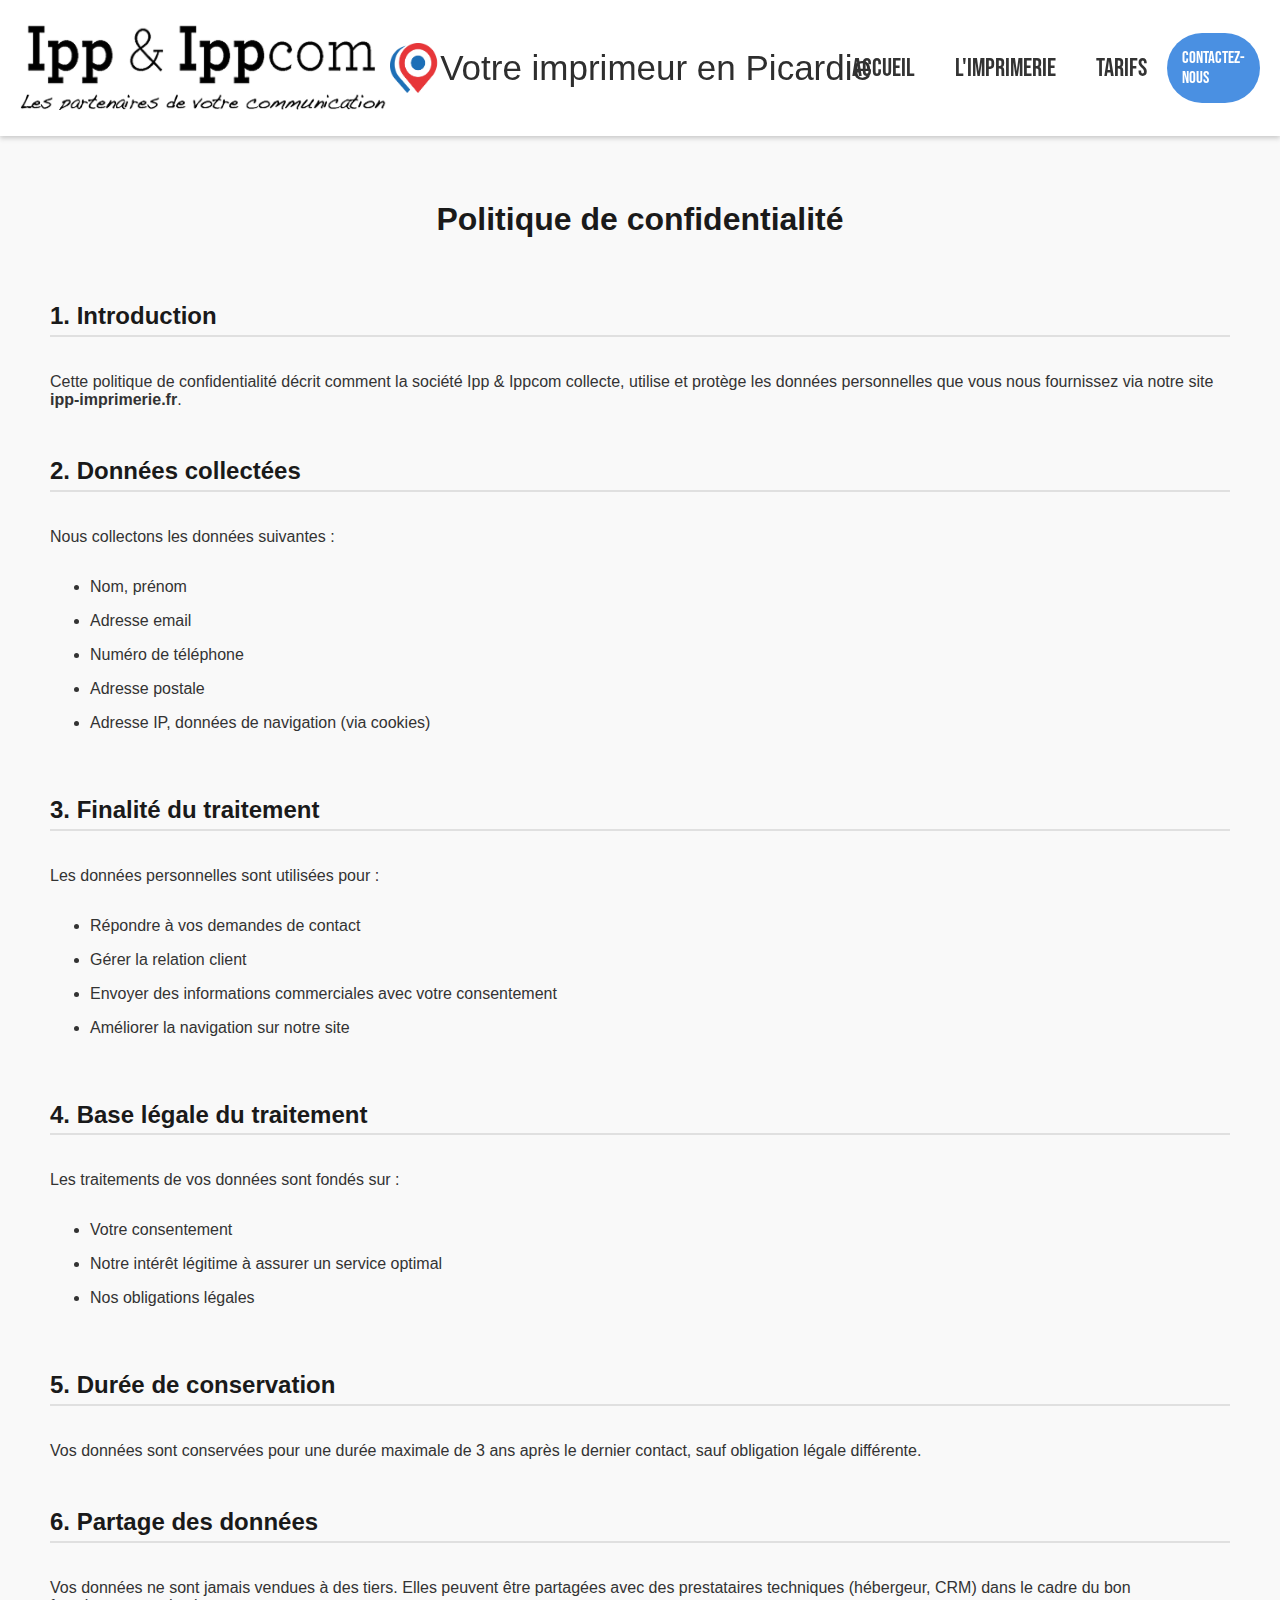
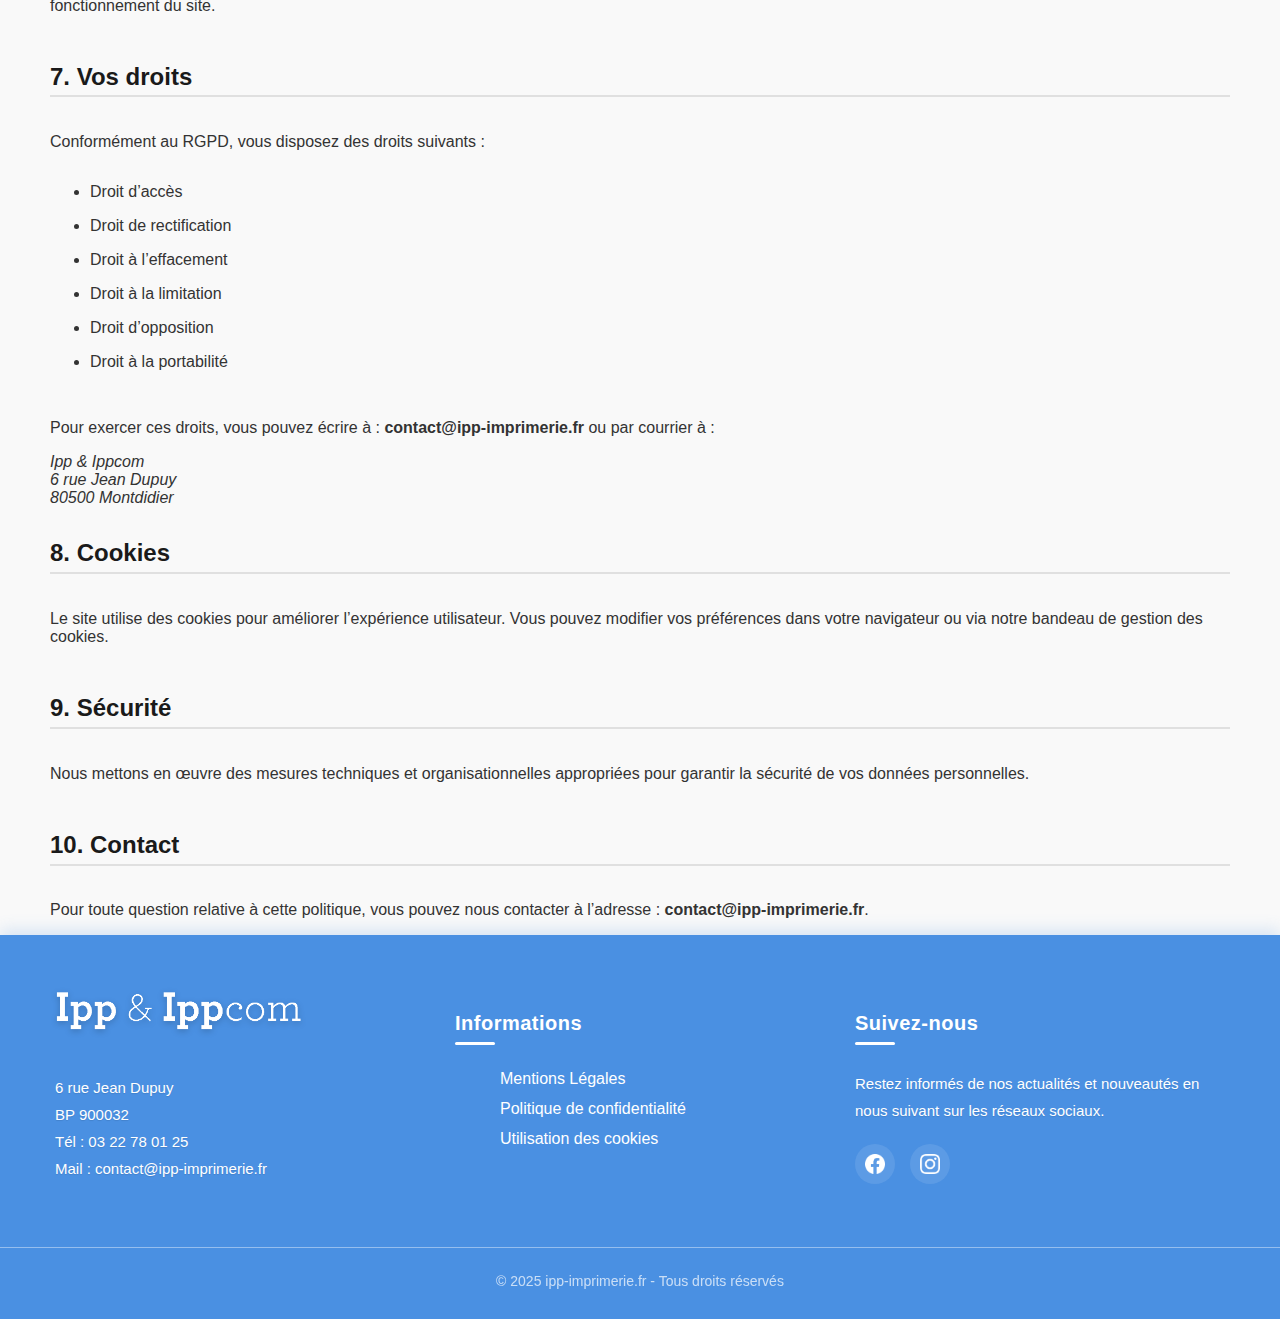
<file: politique.html>
<!DOCTYPE html>
    <html lang="fr">
    <head>
    <meta charset="UTF-8">
    <meta name="viewport" content="width=device-width, initial-scale=1.0">
    <title>Politique de confidentialité</title>
    <link rel="stylesheet" href="./css/style-info.css">
    </head>
    <body>
        <header>
            <div class="header-container">
                <div class="main-header">
                    <div class="header-logo">
                        <div class="logo">
                            <img class="logo-img" src="/asset/img/slogan logo.png" alt="Logo">
                        </div>
                    </div>
                    <div class="secondary-banner">
                        <img class="locate" src="/asset/img/locate fr.png" alt="">
                        <p>Votre imprimeur en Picardie</p>
                    </div>
                    <div class="header-nav">
                        <div class="burger" id="burger">
                            <div></div>
                            <div></div>
                            <div></div>
                        </div>
                        <div class="nav-links" id="navLinks">
                            <a href="index.html" class="nav-item ">Accueil</a>
                            <a href="imprimerie.html" class="nav-item">L'imprimerie</a>
                            <a href="tarifs.html" class="nav-item">Tarifs</a>
                            <a href="contact.html" class="contact-btn">Contactez-nous</a>
                        </div>
                    </div>
                </div>
            </div>
        </header>
        <main>
            <h1>Politique de confidentialité</h1>
        
            <h2>1. Introduction</h2>
            <p>Cette politique de confidentialité décrit comment la société Ipp & Ippcom collecte, utilise et protège les données personnelles que vous nous fournissez via notre site <strong>ipp-imprimerie.fr</strong>.</p>
        
            <h2>2. Données collectées</h2>
            <p>Nous collectons les données suivantes :</p>
            <ul>
                <li>Nom, prénom</li>
                <li>Adresse email</li>
                <li>Numéro de téléphone</li>
                <li>Adresse postale</li>
                <li>Adresse IP, données de navigation (via cookies)</li>
            </ul>
        
            <h2>3. Finalité du traitement</h2>
            <p>Les données personnelles sont utilisées pour :</p>
            <ul>
                <li>Répondre à vos demandes de contact</li>
                <li>Gérer la relation client</li>
                <li>Envoyer des informations commerciales avec votre consentement</li>
                <li>Améliorer la navigation sur notre site</li>
            </ul>
        
            <h2>4. Base légale du traitement</h2>
            <p>Les traitements de vos données sont fondés sur :</p>
            <ul>
                <li>Votre consentement</li>
                <li>Notre intérêt légitime à assurer un service optimal</li>
                <li>Nos obligations légales</li>
            </ul>
        
            <h2>5. Durée de conservation</h2>
            <p>Vos données sont conservées pour une durée maximale de 3 ans après le dernier contact, sauf obligation légale différente.</p>
        
            <h2>6. Partage des données</h2>
            <p>Vos données ne sont jamais vendues à des tiers. Elles peuvent être partagées avec des prestataires techniques (hébergeur, CRM) dans le cadre du bon fonctionnement du site.</p>
        
            <h2>7. Vos droits</h2>
            <p>Conformément au RGPD, vous disposez des droits suivants :</p>
            <ul>
                <li>Droit d’accès</li>
                <li>Droit de rectification</li>
                <li>Droit à l’effacement</li>
                <li>Droit à la limitation</li>
                <li>Droit d’opposition</li>
                <li>Droit à la portabilité</li>
            </ul>
            <p>Pour exercer ces droits, vous pouvez écrire à : <strong>contact@ipp-imprimerie.fr</strong> ou par courrier à :</p>
            <address>
                Ipp & Ippcom<br>
                6 rue Jean Dupuy<br>
                80500 Montdidier
            </address>
        
            <h2>8. Cookies</h2>
            <p>Le site utilise des cookies pour améliorer l’expérience utilisateur. Vous pouvez modifier vos préférences dans votre navigateur ou via notre bandeau de gestion des cookies.</p>
        
            <h2>9. Sécurité</h2>
            <p>Nous mettons en œuvre des mesures techniques et organisationnelles appropriées pour garantir la sécurité de vos données personnelles.</p>
        
            <h2>10. Contact</h2>
            <p>Pour toute question relative à cette politique, vous pouvez nous contacter à l’adresse : <strong>contact@ipp-imprimerie.fr</strong>.</p>
        </main>
    <footer>
        <div class="footer-container">
            <div class="footer-section">
                <img src="/asset/img/Fichier-3.webp" alt="Logo" class="footer-logo">
                <p>6 rue Jean Dupuy<br>BP 900032<br>Tél : 03 22 78 01 25<br>Mail : contact@ipp-imprimerie.fr</p>
            </div>
            
            <div class="footer-section">
                <h4>Informations</h4>
                <ul class="footer-links">
                    <li><a href="legal.html">Mentions Légales</a></li>
                    <li><a href="politique.html">Politique de confidentialité</a></li>
                    <li><a href="cookies.html">Utilisation des cookies</a></li>
                </ul>
            </div>
            
            <div class="footer-section">
                <h4>Suivez-nous</h4>
                <p>Restez informés de nos actualités et nouveautés en nous suivant sur les réseaux sociaux.</p>
                <div class="social-icons">
                    <a href="https://www.facebook.com/IppMontdidier"><img src="/asset/img/facebook.png" alt="Facebook"></a>
                    <a href="https://www.instagram.com/imprimerieplateaupicard/"><img src="/asset/img/insat.png" alt="Instagram"></a>
                </div>
            </div>
        </div>
        
        <div class="footer-bottom">
            © 2025 ipp-imprimerie.fr - Tous droits réservés
        </div>
    </footer>   
    <script src="./js/script-tarifs.js"></script>
</body>
</html>
</file>
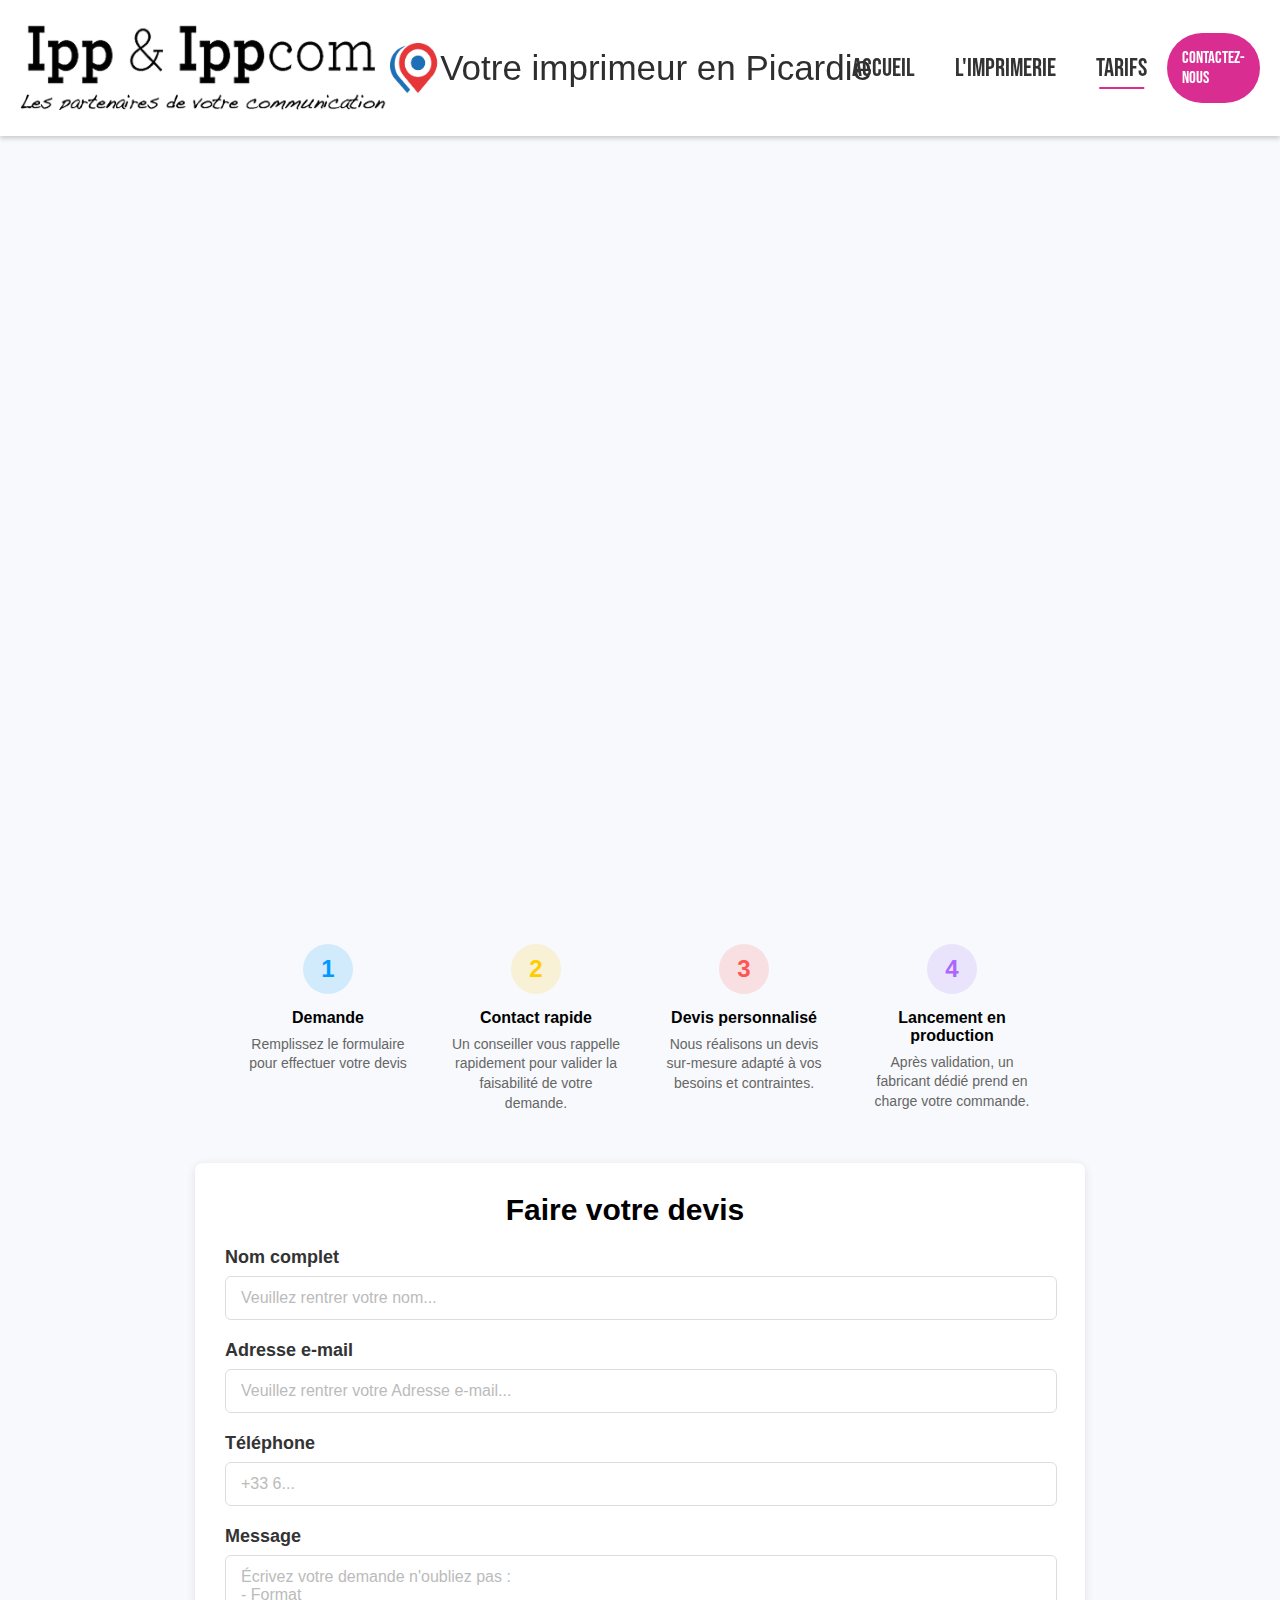
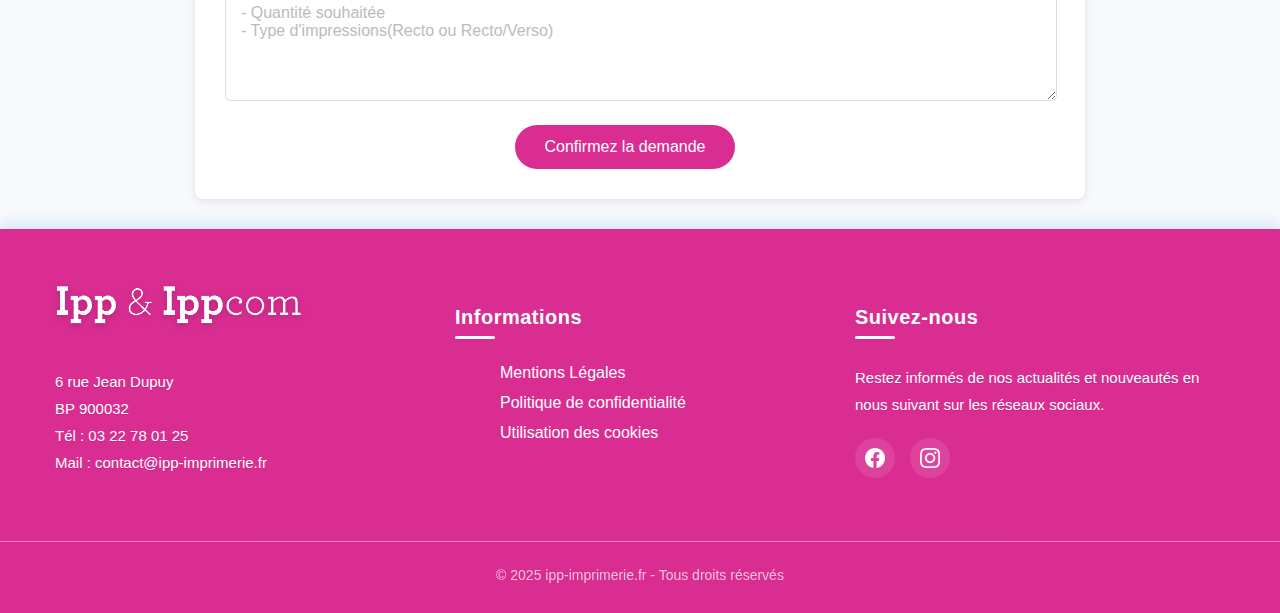
<file: tarifs.html>
<!DOCTYPE html>
<html lang="en">
<head>
    <meta charset="UTF-8">
    <meta name="viewport" content="width=device-width, initial-scale=1.0">
    <title>Tarifs</title>
    <link rel="stylesheet" href="./css/style-tarif.css">
</head>
<body>
    <header>
        <div class="header-container">
            <div class="main-header">
                <div class="header-logo">
                    <div class="logo">
                        <img class="logo-img" src="/asset/img/slogan logo.png" alt="Logo">
                    </div>
                </div>
                <div class="secondary-banner">
                    <img class="locate" src="/asset/img/locate fr.png" alt="">
                    <p>Votre imprimeur en Picardie</p>
                </div>
                <div class="header-nav">
                    <div class="burger" id="burger">
                        <div></div>
                        <div></div>
                        <div></div>
                    </div>
                    <div class="nav-links" id="navLinks">
                        <a href="index.html" class="nav-item">Accueil</a>
                        <a href="imprimerie.html" class="nav-item">L'imprimerie</a>
                        <a href="tarifs.html" class="nav-item active">Tarifs</a>
                        <a href="contact.html" class="contact-btn">Contactez-nous</a>
                    </div>
                </div>
            </div>
        </div>
    </header>
    <main>
        <div class="container" data-product="cartesDeVisite">
            <!-- Cartes de visite -->
            <div class="product-section" data-csv="">
                <h2>Cartes de visite 85×55mm</h2>
                <p class="subtitle">Impression sur bristol 320g</p>
                
                <table>
                    <thead>
                        <tr>
                            <th>Quantité</th>
                            <th>Recto</th>
                            <th>Recto/Verso</th>
                        </tr>
                    </thead>
                    <tbody>
                        <tr>
                            <td class="quantity">50 ex</td>
                            <td>20€ HT</td>
                            <td>25€ HT</td>
                        </tr>
                        <tr>
                            <td class="quantity">100 ex</td>
                            <td>24€ HT</td>
                            <td>30€ HT</td>
                        </tr>
                        <tr>
                            <td class="quantity">250 ex</td>
                            <td>30€ HT</td>
                            <td>40€ HT</td>
                        </tr>
                        <tr>
                            <td class="quantity">500 ex</td>
                            <td>40€ HT</td>
                            <td>48€ HT</td>
                        </tr>
                        <tr>
                            <td class="quantity">1000 ex</td>
                            <td>54€ HT</td>
                            <td>66€ HT</td>
                        </tr>
                        <tr>
                            <td class="quantity">2500 ex</td>
                            <td>95€ HT</td>
                            <td>114€ HT</td>
                        </tr>
                    </tbody>
                </table>
            </div>
            
            <!-- Flyers A6 -->
            <div class="product-section">
                <h2>Flyers A6 Format 105×148.5mm</h2>
                <p class="subtitle">Impression sur couché 135gr</p>
                
                <table>
                    <thead>
                        <tr>
                            <th>Quantité</th>
                            <th>Recto</th>
                            <th>Recto/Verso</th>
                        </tr>
                    </thead>
                    <tbody>
                        <tr>
                            <td class="quantity">50 ex</td>
                            <td>16€ HT</td>
                            <td>20€ HT</td>
                        </tr>
                        <tr>
                            <td class="quantity">100 ex</td>
                            <td>18€ HT</td>
                            <td>24€ HT</td>
                        </tr>
                        <tr>
                            <td class="quantity">250 ex</td>
                            <td>24€ HT</td>
                            <td>36€ HT</td>
                        </tr>
                        <tr>
                            <td class="quantity">500 ex</td>
                            <td>30€ HT</td>
                            <td>48€ HT</td>
                        </tr>
                        <tr>
                            <td class="quantity">1000 ex</td>
                            <td>48€ HT</td>
                            <td>72€ HT</td>
                        </tr>
                        <tr>
                            <td class="quantity">2500 ex</td>
                            <td>84€ HT</td>
                            <td>144€ HT</td>
                        </tr>
                    </tbody>
                </table>
            </div>
            
            <!-- Affichettes A4 -->
            <div class="product-section">
                <h2>Affichettes A4 & A3</h2>
                <p class="subtitle">Impression sur couché 135gr</p>
                
                <table>
                    <thead>
                        <tr>
                            <th>Quantité</th>
                            <th>Recto</th>
                            <th>Recto/Verso</th>
                            <th>A3 Recto</th>
                        </tr>
                    </thead>
                    <tbody>
                        <tr>
                            <td class="quantity">50 ex</td>
                            <td>18€ HT</td>
                            <td>24€ HT</td>
                            <td>24€ HT</td>
                        </tr>
                        <tr>
                            <td class="quantity">100 ex</td>
                            <td>24€ HT</td>
                            <td>36€ HT</td>
                            <td>36€ HT</td>
                        </tr>
                        <tr>
                            <td class="quantity">250 ex</td>
                            <td>42€ HT</td>
                            <td>60€ HT</td>
                            <td>78€ HT</td>
                        </tr>
                        <tr>
                            <td class="quantity">500 ex</td>
                            <td>66€ HT</td>
                            <td>108€ HT</td>
                            <td>150€ HT</td>
                        </tr>
                        <tr>
                            <td class="quantity">1000 ex</td>
                            <td>120€ HT</td>
                            <td>204€ HT</td>
                            <td>288€ HT</td>
                        </tr>
                        <tr>
                            <td class="quantity">2500 ex</td>
                            <td>288€ HT</td>
                            <td>372€ HT</td>
                            <td>- HT</td>
                        </tr>
                    </tbody>
                </table>
            </div>
            
            <!-- Affichettes A3 -->
            <div class="product-section">
                <h2>Affichettes A5 148x210 mm</h2>
                <p class="subtitle">Impression sur couché 135gr</p>
                
                <table>
                    <thead>
                        <tr>
                            <th>Quantité</th>
                            <th>Recto</th>
                            <th>Recto/Verso</th>
                        </tr>
                    </thead>
                    <tbody>
                        <tr>
                            <td class="quantity">100 ex</td>
                            <td>18€ HT</td>
                            <td>24€ HT</td>
                        </tr>
                        <tr>
                            <td class="quantity">250 ex</td>
                            <td>30€ HT</td>
                            <td>42€ HT</td>
                        </tr>
                        <tr>
                            <td class="quantity">500 ex</td>
                            <td>42€ HT</td>
                            <td>66€ HT</td>
                        </tr>
                        <tr>
                            <td class="quantity">1000 ex</td>
                            <td>66€ HT</td>
                            <td>114€ HT</td>
                        </tr>
                        <tr>
                            <td class="quantity">2500 ex</td>
                            <td>156€ HT</td>
                            <td>264€ HT</td>
                        </tr>
                    </tbody>
                </table>
            </div>
        </div>
        <div class="container-form">
            <div class="steps-container">
                <div class="step">
                    <div class="step-number">1</div>
                    <div class="step-title">Demande</div>
                    <div class="step-description">Remplissez le formulaire pour effectuer votre devis</div>
                </div>
                
                <div class="step">
                    <div class="step-number">2</div>
                    <div class="step-title">Contact rapide</div>
                    <div class="step-description">Un conseiller vous rappelle rapidement pour valider la faisabilité de votre demande.</div>
                </div>
                
                <div class="step">
                    <div class="step-number">3</div>
                    <div class="step-title">Devis personnalisé</div>
                    <div class="step-description">Nous réalisons un devis sur-mesure adapté à vos besoins et contraintes.</div>
                </div>
                
                <div class="step">
                    <div class="step-number">4</div>
                    <div class="step-title">Lancement en production</div>
                    <div class="step-description">Après validation, un fabricant dédié prend en charge votre commande.</div>
                </div>
            </div>
            
            <div class="form-container">
                <form id="quote-form" name="devis" method="POST" data-netlify="true" action="index.html">
                    <div class="form-group">
                        <h2 class="form-title">Faire votre devis</h2>
                        
                    </div>
                    <div class="form-group">
                        <label for="name">Nom complet</label>
                        <input name="name" type="text" id="name" placeholder="Veuillez rentrer votre nom..." required>
                    </div>
                    
                    <div class="form-group">
                        <label for="email">Adresse e-mail</label>
                        <input name="email" type="email" id="email" placeholder="Veuillez rentrer votre Adresse e-mail..." required>
                    </div>
                    
                    <div class="form-group">
                        <label for="phone">Téléphone</label>
                        <input name="tel" type="tel" id="phone" placeholder="+33 6..." required>
                    </div>
                    
                    <div class="form-group">
                        <label for="message">Message</label>
                        <textarea name="message" id="message" placeholder="Écrivez votre demande n'oubliez pas :
                        - Format
                        - Quantité souhaitée
                        - Type d'impressions(Recto ou Recto/Verso)" required></textarea>
                    </div>
                    
                    <button type="submit">Confirmez la demande</button>
                </form>
            </div>
        </div>
    </main>
    <footer>
        <div class="footer-container">
            <div class="footer-section">
                <img src="/asset/img/Fichier-3.webp" alt="Logo" class="footer-logo">
                <p>6 rue Jean Dupuy<br>BP 900032<br>Tél : 03 22 78 01 25<br>Mail : contact@ipp-imprimerie.fr</p>
            </div>
            
            <div class="footer-section">
                <h4>Informations</h4>
                <ul class="footer-links">
                    <li><a href="legal.html">Mentions Légales</a></li>
                    <li><a href="politique.html">Politique de confidentialité</a></li>
                    <li><a href="cookies.html">Utilisation des cookies</a></li>
                </ul>
            </div>
            
            <div class="footer-section">
                <h4>Suivez-nous</h4>
                <p>Restez informés de nos actualités et nouveautés en nous suivant sur les réseaux sociaux.</p>
                <div class="social-icons">
                    <a href="https://www.facebook.com/IppMontdidier"><img src="/asset/img/facebook.png" alt="Facebook"></a>
                    <a href="https://www.instagram.com/imprimerieplateaupicard/"><img src="/asset/img/insat.png" alt="Instagram"></a>
                </div>
            </div>
        </div>
        
        <div class="footer-bottom">
            © 2025 ipp-imprimerie.fr - Tous droits réservés
        </div>
    </footer>
<script src="./js/script-tarifs.js"></script>
</body>

</html>
</file>
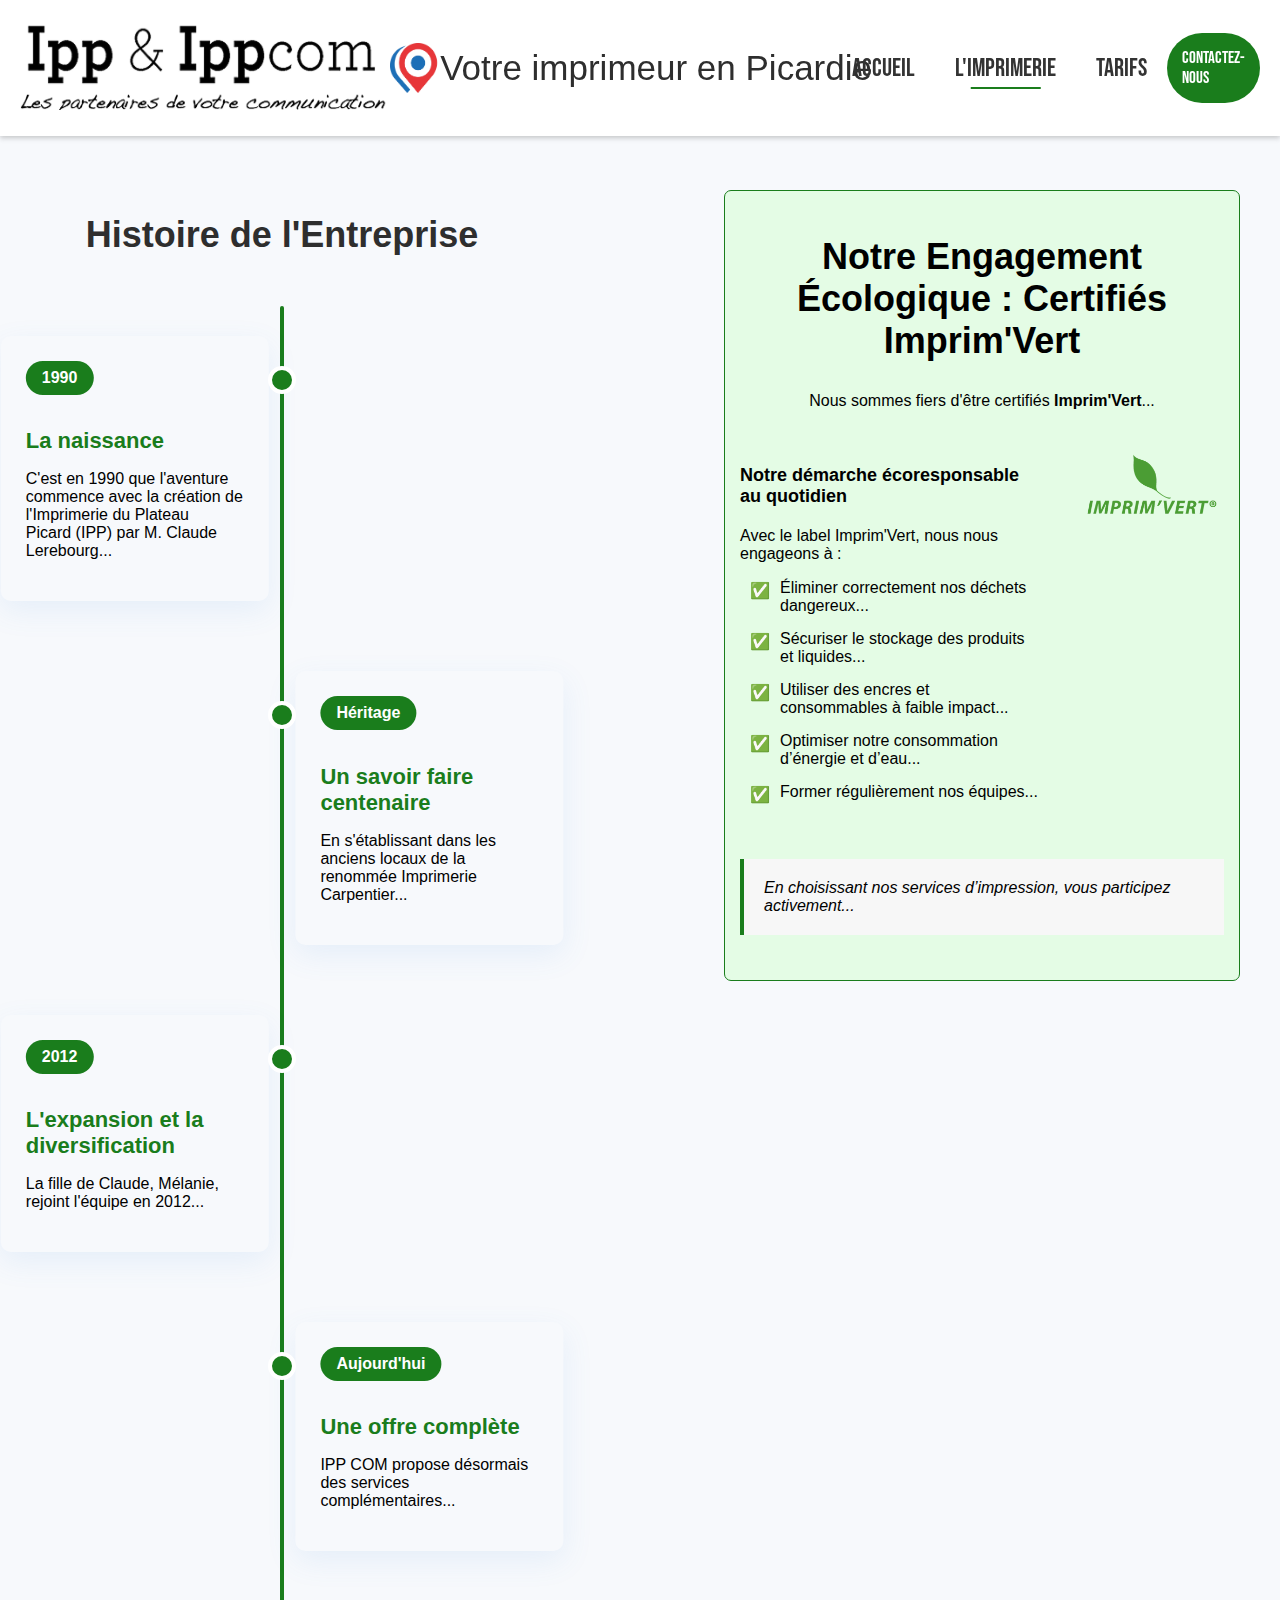
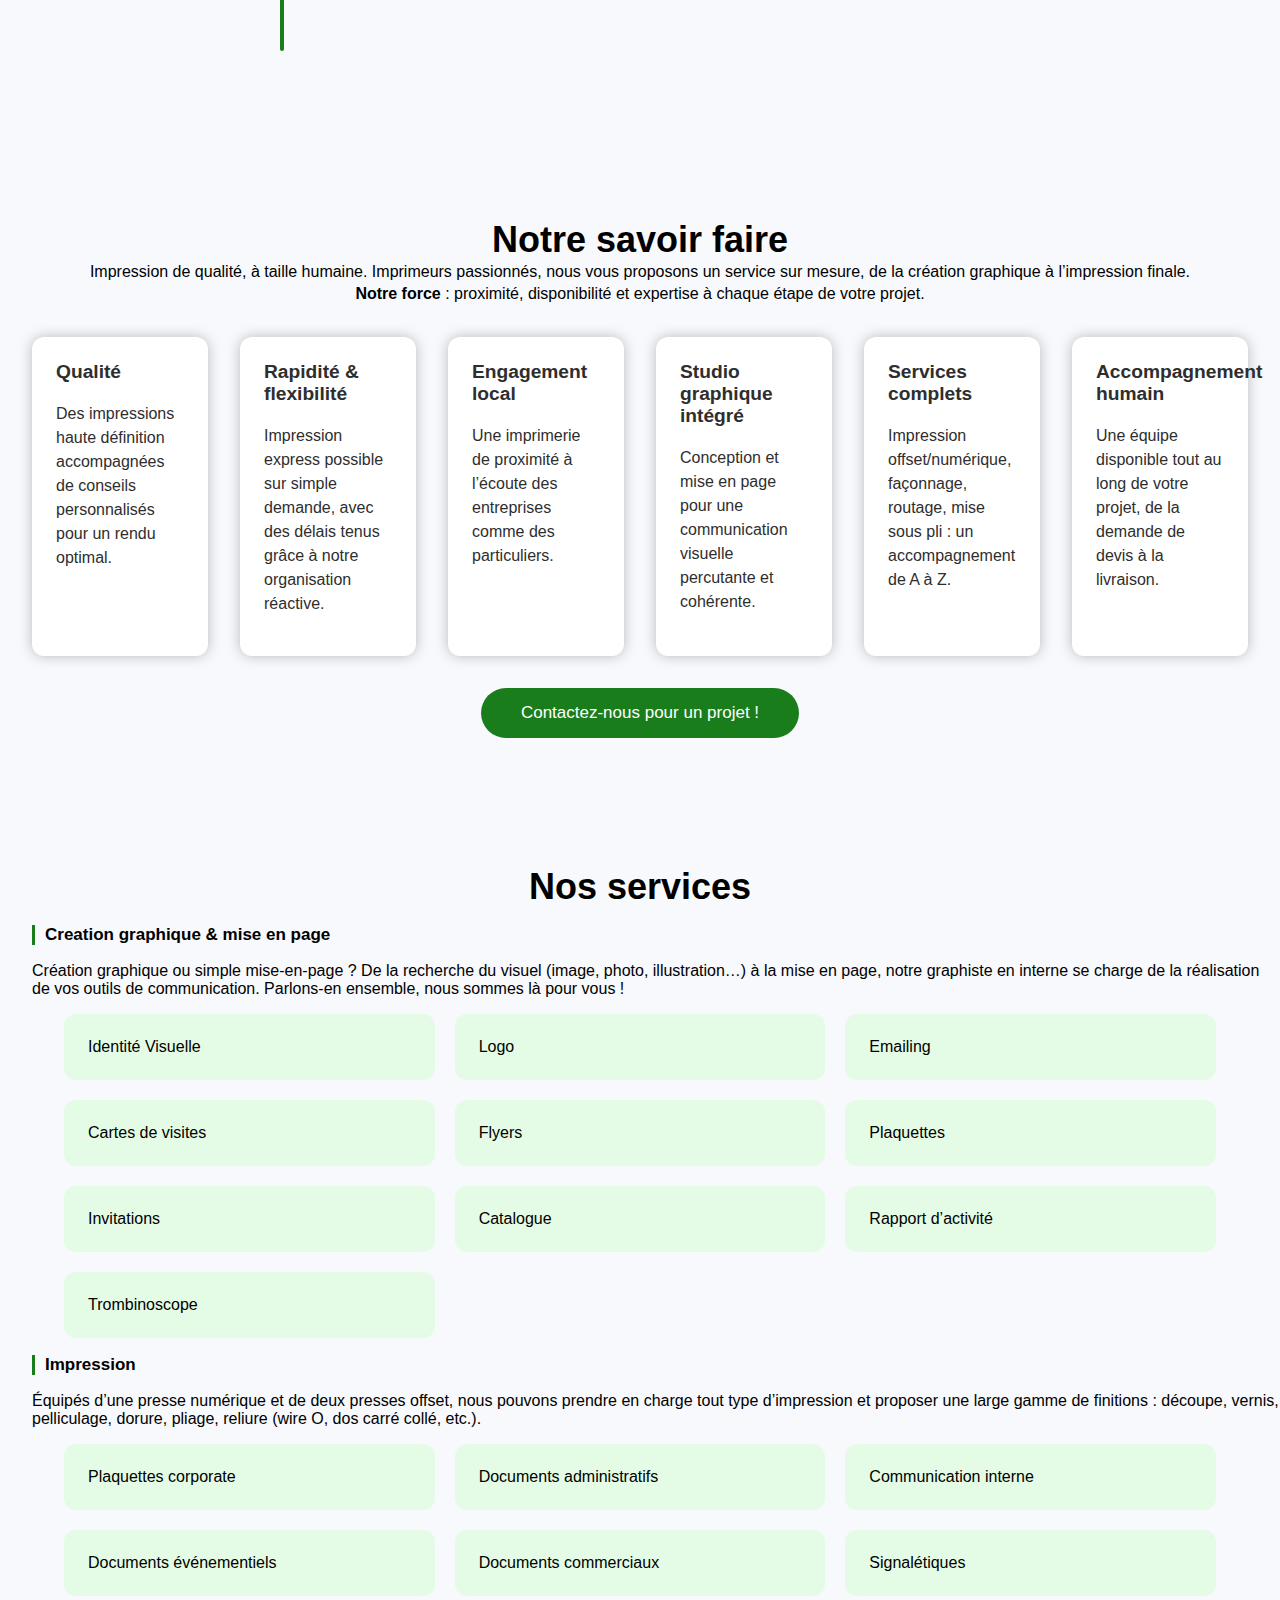
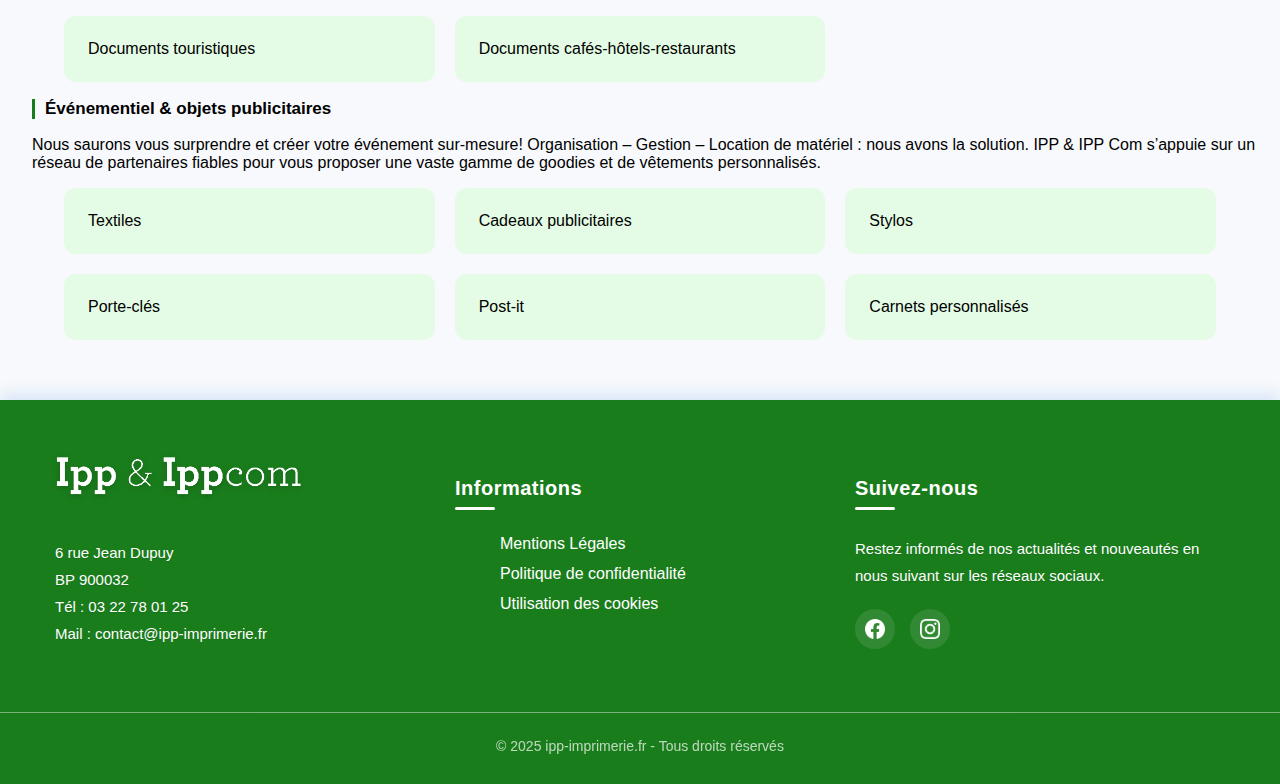
<file: asset/imprimerie.html>
<!DOCTYPE html>
<html lang="en">
<head>
    <meta charset="UTF-8">
    <meta name="viewport" content="width=device-width, initial-scale=1.0">
    <title>L'imprimerie</title>
    <style>
        @import url('https://fonts.googleapis.com/css2?family=Bebas+Neue&family=Inclusive+Sans:ital@0;1&display=swap');
        :root{
            --color-primary: #1a7d1c;
            --color-secondary: #e4fce5;
            --color-light: #F7F9FC;
            --color-dark: #2E2E2E;
            --shadow: 0px 0px 13.5px 0px rgba(0, 0, 0, 0.25);
            --title: 22px;
            --subtitle: 17px;
            --texte: 14px;
        }
        /*  ********************************************Debut Header style *********************************************/
        body {
            margin: 0;
            padding: 0;
            font-family: Arial, sans-serif;
            background-color: var(--color-light);
            padding-top: 150px;
        }
        
        .header-container {
            width: 100%;
            background-color: var(--color-light);
            position: fixed;
            top: 0;
            left: 0;
            z-index: 1000;
        }
        
        .main-header {
            background-color: white;
            padding: 20px 20px;
            display: flex;
            justify-content: space-between;
            align-items: center;
            box-shadow: 0px 2px 5px 0px rgba(46, 46, 46, 0.25);;
        }
        
        .logo {
            font-size: 24px;
            font-weight: bold;
        }
        
        .ipp {
            color: #000;
        }
        
        .and {
            color: #555;
            margin: 0 5px;
        }
        
        .ippcom {
            color: #000;
        }
        
        .nav-links {
            display: flex;
            align-items: center;
        }
        
        .nav-item {
            position: relative;
            padding: 0px 20px;
            color: #333;
            text-decoration: none;
            font-family: "Bebas Neue", sans-serif;
            font-weight: 100;
            font-size: 25px;
        }
        .nav-item::after {
            content: "";
            position: absolute;
            bottom: -5px;
            left: 50%;
            transform: translateX(-50%);
            width: 0%;
            height: 2px;
            background-color: var(--color-primary); 
            transition: width 0.3s ease;
        }
        .nav-item:hover::after {
            width: 50%;
        }
        .nav-item.active::after {
            width: 50%;
        }
        
        .contact-btn {
            background-color: var(--color-primary);
            color: white;
            padding: 15px 15px;
            border-radius: 66px;
            font-family: "Bebas Neue", sans-serif;
            font-weight: 100;
            text-decoration: none;
            font-size: var(--subtitle);
            transition: background-color 0.3s ease, transform 0.3s ease, box-shadow 0.3s ease;
        }

        .contact-btn:hover {
            background-color: #0a610b;
            transform: scale(1.05);
            box-shadow: 0 8px 20px rgba(0, 0, 0, 0.2);
        }

        .logo-img{
            width: 100%;
            height: 90px;
        }
        .secondary-banner {
            display: flex;
            padding: 3px 3px;
            font-size: 35px;
            color: var(--color-dark);
            border-radius: 5px;
            align-items: center;
        }
        @import url('https://fonts.googleapis.com/css2?family=Rage&display=swap');
        .secondary-banner p{
            margin: 0;
            font-family: 'Rage', sans-serif;
            white-space: nowrap;
        }
        .secondary-banner img.locate{
            width: 15%;
            height: 50px;
        }

        .header-nav{
            display: flex;
            flex-direction: column;
            gap: 10px;
        }
        .header-logo{
            display: flex;
            flex-direction: column;
            gap: 8px;
        }
        .burger {
            display: none;
            flex-direction: column;
            justify-content: center;
            gap: 5px;
            cursor: pointer;
            padding: 10px;
        }

        .burger div {
            width: 25px;
            height: 3px;
            background-color: black;
            transition: all 0.3s ease;
        }
        @media screen and (max-width: 768px) {
            body{
                padding-top: 0px;
            }
            .main-header {
                display: flex;;
                justify-content: space-around;
                gap: 10px;
            }

            .secondary-banner img.locate{
                width: 7%;
                height: 10px;

            }
            .logo {
                font-size: 20px;
                text-align: center;
                width: 100%;
            }

            .burger {
                display: flex;
                z-index: 1001;
                position: relative;
            }

            .nav-links {
                display: none;
                flex-direction: column;
                background-color: white;
                position: absolute;
                top: 60px; /* Ajuste selon la hauteur de ta nav */
                right: 0;
                width: 100%;
                padding: 1rem;
                z-index: 1000; /* Met bien devant le contenu */
            }

            .nav-links.open {
                display: flex;
            }

            .nav-item {
                padding: 10px 0;
                font-size: 16px;
            }

            .contact-btn {
                width: 80%;
                text-align: center;
                padding: 12px;
                font-size: 16px;
            }

            .logo-img {
                height: 60px;
                object-fit: contain;
            }

            .secondary-banner {
                font-size: 14px;
                padding: 5px;
            }

            .header-nav,
            .header-logo {
                align-items: flex-start;
            }

            .header-container {
                position: static;
            }
        }
        /* ********************************************fin header style******************************************** */
        /* ********************************************debut frise******************************************** */
        .container {
            max-width: 800px;
            margin: 0 auto;
        }
        
        .title {
            text-align: center;
            margin-bottom: 50px;
            color: var(--color-dark);
            font-size: 36px;
            font-weight: 600;
        }
        
        .timeline {
            position: relative;
            padding: 30px 0;
        }
        
        .timeline::before {
            content: '';
            position: absolute;
            width: 4px;
            background-color: var(--color-primary);
            top: 0;
            bottom: 0;
            left: 50%;
            transform: translateX(-50%);
            border-radius: 20px;
        }
        
        .timeline-item {
            margin-bottom: 70px;
            position: relative;
        }
        
        .timeline-content {
            position: relative;
            width: 45%;
            padding: 25px;
            border-radius: 10px;
            box-shadow: 0 10px 30px rgba(74, 144, 226, 0.1);
            transition: all 0.3s ease;
        }
        
        .timeline-content:hover {
            box-shadow: 0 15px 35px rgba(74, 144, 226, 0.2);
            transform: translateY(-5px);
        }
        
        .timeline-item:nth-child(odd) .timeline-content {
            left: 50%;
            transform: translateX(-105%); /* décale vers la gauche au lieu de mettre left: 0 */
        }

        .timeline-item:nth-child(even) .timeline-content {
            left: 50%;
            transform: translateX(5%);
        }
        
        .timeline-date {
            display: inline-block;
            background-color: var(--color-primary);
            color: white;
            padding: 8px 16px;
            border-radius: 20px;
            font-weight: 600;
            margin-bottom: 15px;
        }
        
        .timeline-title {
            margin-bottom: 15px;
            font-size: 22px;
            color: var(--color-primary);
        }
        
        .timeline-dot {
            width: 20px;
            height: 20px;
            background: var(--color-primary);
            border-radius: 50%;
            position: absolute;
            left: 50%;
            top: 30px;
            transform: translateX(-50%);
            z-index: 2;
            border: 4px solid white;
        }

        .double-section {
        display: flex;
        flex-wrap: wrap;
        gap: 200px;
        justify-content: center;
        align-items: flex-start;
        padding: 40px;
        }

        .timeline-container,
        .eco-container {
            flex: 1;
            min-width: 450px;
            max-width: 600px;
        }
        .eco-container{
            background-color: var(--color-secondary);
            padding: 15px;
            border-radius: 7px;
            border: 1px solid var(--color-primary);
            margin: 0;
        }

        .title-imprim {
            justify-content: center;
            display: flex;
            text-align: center;
            margin-bottom: 30px;
        }   
        @media (max-width: 768px) {
            body {
                overflow-x: hidden;
            }
            .timeline-item:nth-child(even) .timeline-content{
                left: 5%;
                margin: 0;
            }
            .timeline-item:nth-child(odd) .timeline-content{
                left: 95%;
            }
            .timeline-item{
                margin: 0;
            }
            .double-section {
                flex-direction: column;
                gap: 40px; /* Moins d’espace en version mobile */
                padding: 20px;
            }

            .timeline-container,
            .eco-container {
                min-width: 100%;
                max-width: 100%;
                padding: 2px;
            }
            

            .timeline::before {
                left: 20px; /* Ligne plus proche du bord */
            }

            .timeline-dot {
                left: 20px;
            }

            .timeline-content {
                width: calc(100% - 60px); /* adaptatif */
                margin-left: 50px; /* espace entre ligne et contenu */
                padding: 20px;
            }

            .timeline-title {
                font-size: 18px;
            }

            .timeline-date {
                font-size: 14px;
                padding: 6px 12px;
            }
        }


        /* ********************************************fin frise******************************************** */

        /* ********************************************debut savoir faire *********************************************/
        .contact-btn1 {
            background-color: var(--color-primary);
            display: flex;
            align-items: center;
            justify-content: center;
            color: white;
            padding: 15px 40px;
            border-radius: 60px;
            text-decoration: none;
            font-size: var(--subtitle);
            margin: 0 auto; /* Centrage horizontal */
            width: fit-content; /* S’adapte au contenu */
            transition: background-color 0.3s ease, transform 0.3s ease, box-shadow 0.3s ease;
        }
        .contact-btn1:hover{
            background-color: #0a610b;
            transform: scale(1.05);
            box-shadow: 0 8px 20px rgba(0, 0, 0, 0.2);
        }

        .Do{
            display: flex;
            justify-content: center;
            align-items: center;
            flex-direction: column;
        }

        .container-card {
            display: grid;
            grid-template-columns: repeat(auto-fit, minmax(100px, 1fr));
            gap: 2rem;
            padding: 2rem;
            background-color: var(--color-light);
        }

        .card {
            background: white;
            border-radius: 12px;
            padding: 1.5rem;
            box-shadow: var(--shadow);
            transition: transform 0.3s ease, box-shadow 0.3s ease;
        }

        .card:hover {
            transform: translateY(-1px);
            box-shadow: var(--shadow);
        }

        .card h3 {
            margin-top: 0;
            color: var(--color-dark);
            font-size: 1.2rem;
            font-weight: bold;
        }

        .card p {
            color: var(--color-dark);
            font-size: 1rem;
            line-height: 1.5;
        }
        h2{
            font-size: 36px;
        }
        @media (max-width: 768px) {
    .container-card {
        grid-template-columns: 1fr; /* Une seule colonne sur mobile */
        padding: 1rem;
        gap: 1.5rem;
    }

    .card {
        padding: 1rem;
    }

    .card h3 {
        font-size: 1rem;
    }

    .card p {
        font-size: 0.9rem;
    }

    h2 {
        font-size: 28px; /* Réduction du titre principal */
        text-align: center;
    }

    .contact-btn1 {
        padding: 12px 30px;
        font-size: 1rem;
    }
}

        /* ********************************************fin savoir faire *********************************************/
        /* ********************************************debut service *********************************************/
        
        .SERV{
            padding-left: 2rem;
        }
        .soustitre{
            border-left: 3px solid var(--color-primary);
            padding-left: 10px;
            font-size: var(--subtitle);
            font-weight: 700;
        }
        .card-item {
            background: var(--color-secondary);
            border-radius: 12px;
            padding: 1.5rem;
            /* box-shadow: 0px 0px 7px 0px rgba(0, 0, 0, 0.127); */
            transition: transform 0.3s ease, box-shadow 0.3s ease;
            margin: 0;
            /* border: var(--color-primary) 1px solid; */
        }

        /* .card-item:hover {
            transform: translateY(-1px);
        } */

        .container-card1 {
            display: grid;
            grid-template-columns: repeat(auto-fit, minmax(300px, 4fr));
            gap: 20px;
            padding: 0 4rem 0 4rem;
            background-color: var(--color-light);
        }
        .service{
            padding-top: 8rem;
            margin: 0;
        }
        .p{
            margin: 2px;
        }
        .service-main{
            padding-bottom: 60px;
        }
        /* ********************************************fin service *********************************************/

        /* debut label */
        .title-imprim{
            justify-content: center;
            display: flex;
        }

        .intro {
        max-width: 900px;
        margin: 20px auto;
        text-align: center;
        }
        .content {
            display: flex;
            justify-content: space-between;
            align-items: flex-start;
            max-width: 1000px;
            margin: 40px auto;
            gap: 40px;
            flex-wrap: wrap;
        }

        .eco-approach {
            flex: 1;
            min-width: 300px;
        }

        .eco-approach h2 {
            font-size: 18px;
            font-weight: bold;
            margin-bottom: 20px;
        }

        .eco-approach .eco-line {
            display: flex;
            align-items: flex-start;
            margin-bottom: 15px;
            padding-left: 10px;
        }

        .eco-approach .eco-line::before {
            content: "✅";
            color: var(--color-primary);
            margin-right: 10px;
            margin-top: 2px;
            flex-shrink: 0;
        }

        .logo-imprim {
            flex: 1;
            text-align: center;
        }

        .logo-imprim img {
            max-width: 100%;
            height: auto;
        }

        .footer {
            max-width: 900px;
            margin: 30px auto 0;
            font-style: italic;
            border-left: 4px solid var(--color-primary);
            padding: 20px;
            margin-bottom: 30px;
            background-color: #F7F7F7;
            align-items: center;
            display: flex;
            justify-content: center;
        }
        /* fin label */
        /* ********************************************debut footer******************************************** */
        footer {
            background: var(--color-primary);
            color: #fff;
            padding: 50px 0 30px;
            box-shadow: 0 -5px 15px rgba(74, 144, 226, 0.2);
        }
        
        .footer-container {
            display: flex;
            justify-content: space-between;
            max-width: 1200px;
            margin: 0 auto;
            flex-wrap: wrap;
            padding: 0 20px;
        }
        
        .footer-section {
            flex: 1;
            min-width: 250px;
            margin-bottom: 30px;
            padding: 0 15px;
        }
        
        .footer-logo {
            height: 50px;
            margin-bottom: 20px;
            filter: drop-shadow(0 2px 3px rgba(0, 0, 0, 0.2));
        }
        
        .footer-section p {
            line-height: 1.8;
            margin-bottom: 15px;
            font-size: 15px;
            text-shadow: 0 1px 1px rgba(0, 0, 0, 0.1);
        }
        
        .footer-section h4 {
            position: relative;
            margin-bottom: 25px;
            font-size: 20px;
            font-weight: 600;
            letter-spacing: 0.5px;
            padding-bottom: 10px;
        }
        
        .footer-section h4::after {
            content: '';
            position: absolute;
            left: 0;
            bottom: 0;
            width: 40px;
            height: 3px;
            background: #fff;
            border-radius: 5px;
        }
        
        .footer-links {
            list-style: none;
        }
        
        .footer-links li {
            margin-bottom: 12px;
        }
        
        .footer-links a {
            color: #fff;
            text-decoration: none;
            transition: all 0.3s ease;
            display: inline-block;
            padding-left: 5px;
            position: relative;
        }
        
        .footer-links a::before {
            content: '›';
            position: absolute;
            left: -8px;
            opacity: 0;
            transition: all 0.3s ease;
        }
        
        .footer-links a:hover {
            padding-left: 12px;
            opacity: 0.8;
        }
        
        .footer-links a:hover::before {
            opacity: 1;
            left: 0;
        }
        
        .social-icons {
            display: flex;
            gap: 15px;
            margin-top: 20px;
        }
        
        .social-icons a {
            display: flex;
            align-items: center;
            justify-content: center;
            width: 40px;
            height: 40px;
            background: rgba(255, 255, 255, 0.1);
            border-radius: 50%;
            transition: all 0.3s ease;
        }
        
        .social-icons a:hover {
            background: rgba(255, 255, 255, 0.2);
            transform: translateY(-3px);
        }
        
        .social-icons img {
            height: 20px;
            filter: brightness(0) invert(1);
        }
        
        .footer-bottom {
            text-align: center;
            padding-top: 25px;
            margin-top: 20px;
            border-top: 1px solid #ffffff98;
            font-size: 14px;
            opacity: 0.7;
        }
        
        @media (max-width: 768px) {
            .footer-container {
                flex-direction: column;
            }
            
            .footer-section {
                margin-bottom: 40px;
                padding: 0;
            }
            
            .footer-section:last-child {
                margin-bottom: 10px;
            }
        }
        /* ********************************************fin footer *********************************************/

    </style>
</head>
<body>
    <header>
        <div class="header-container">
            <div class="main-header">
                <div class="header-logo">
                    <div class="logo">
                        <img class="logo-img" src="/asset/img/slogan logo.png" alt="Logo">
                    </div>
                </div>
                <div class="secondary-banner">
                    <img class="locate" src="/asset/img/locate fr.png" alt="">
                    <p>Votre imprimeur en Picardie</p>
                </div>
                <div class="header-nav">
                    <div class="burger" id="burger">
                        <div></div>
                        <div></div>
                        <div></div>
                    </div>
                    <div class="nav-links" id="navLinks">
                        <a href="index.html" class="nav-item ">Accueil</a>
                        <a href="imprimerie.html" class="nav-item active">L'imprimerie</a>
                        <a href="tarifs.html" class="nav-item">Tarifs</a>
                        <a href="contact.html" class="contact-btn">Contactez-nous</a>
                    </div>
                </div>
            </div>
        </div>
    </header>
    <main>
        <div class="double-section">
            <!-- Partie gauche : Frise chronologique -->
            <div class="timeline-container">
                <h1 class="title">Histoire de l'Entreprise</h1>
                <div class="timeline">
                    <div class="timeline-item">
                        <div class="timeline-dot"></div>
                        <div class="timeline-content">
                            <div class="timeline-date">1990</div>
                            <h2 class="timeline-title">La naissance</h2>
                            <p>C'est en 1990 que l'aventure commence avec la création de l'Imprimerie du Plateau Picard (IPP) par M. Claude Lerebourg...</p>
                        </div>
                    </div>
                    <div class="timeline-item">
                        <div class="timeline-dot"></div>
                        <div class="timeline-content">
                            <div class="timeline-date">Héritage</div>
                            <h2 class="timeline-title">Un savoir faire centenaire</h2>
                            <p>En s'établissant dans les anciens locaux de la renommée Imprimerie Carpentier...</p>
                        </div>
                    </div>
                    <div class="timeline-item">
                        <div class="timeline-dot"></div>
                        <div class="timeline-content">
                            <div class="timeline-date">2012</div>
                            <h2 class="timeline-title">L'expansion et la diversification</h2>
                            <p>La fille de Claude, Mélanie, rejoint l'équipe en 2012...</p>
                        </div>
                    </div>
                    <div class="timeline-item">
                        <div class="timeline-dot"></div>
                        <div class="timeline-content">
                            <div class="timeline-date">Aujourd'hui</div>
                            <h2 class="timeline-title">Une offre complète</h2>
                            <p>IPP COM propose désormais des services complémentaires...</p>
                        </div>
                    </div>
                </div>
            </div>
        
            <!-- Partie droite : Engagement écologique -->
            <div class="eco-container">
                <h2 class="title-imprim">Notre Engagement Écologique : Certifiés Imprim'Vert</h2>
                <div class="intro">
                    <p>Nous sommes fiers d'être certifiés <strong>Imprim'Vert</strong>...</p>
                </div>
                <div class="content">
                    <div class="eco-approach">
                        <h2>Notre démarche écoresponsable au quotidien</h2>
                        <p>Avec le label Imprim'Vert, nous nous engageons à :</p>
                        <div class="eco-line">Éliminer correctement nos déchets dangereux...</div>
                        <div class="eco-line">Sécuriser le stockage des produits et liquides...</div>
                        <div class="eco-line">Utiliser des encres et consommables à faible impact...</div>
                        <div class="eco-line">Optimiser notre consommation d’énergie et d’eau...</div>
                        <div class="eco-line">Former régulièrement nos équipes...</div>
                    </div>
                    <div class="logo-imprim">
                        <img src="img/imprim.png" alt="Logo Imprim'Vert">
                    </div>
                </div>
                <div class="footer">
                    En choisissant nos services d’impression, vous participez activement...
                </div>
            </div>
        </div>
        
        <div class="Do">
            <h2 class="service">Notre savoir faire</h2>
            <p class="p">Impression de qualité, à taille humaine. Imprimeurs passionnés, nous vous proposons un service sur mesure, de la création graphique à l’impression finale.</p>
            <p class="p"><strong>Notre force</strong> : proximité, disponibilité et expertise à chaque étape de votre projet.</p>
        </div>
        <div class="container-card">
            <div class="card">
                <h3>Qualité</h3>
                <p>Des impressions haute définition accompagnées de conseils personnalisés pour un rendu optimal.</p>
            </div>
            <div class="card">
                <h3>Rapidité & flexibilité</h3>
                <p>Impression express possible sur simple demande, avec des délais tenus grâce à notre organisation réactive.</p>
            </div>
            <div class="card">
                <h3>Engagement local</h3>
                <p>Une imprimerie de proximité à l’écoute des entreprises comme des particuliers.</p>
            </div>
            <div class="card">
                <h3>Studio graphique intégré</h3>
                <p>Conception et mise en page pour une communication visuelle percutante et cohérente.</p>
            </div>
            <div class="card">
                <h3>Services complets</h3>
                <p>Impression offset/numérique, façonnage, routage, mise sous pli : un accompagnement de A à Z.</p>
            </div>
            <div class="card">
                <h3>Accompagnement humain</h3>
                <p>Une équipe disponible tout au long de votre projet, de la demande de devis à la livraison.</p>
            </div>
        </div>
        <a href="tarifs.html#devis" class="contact-btn1">Contactez-nous pour un projet !</a>
        <div id="Do" class="Do">
            <h2 class="service">Nos services</h2>
        </div>
        <div class="service-main">
            <div class="SERV">
                <p class="soustitre">Creation graphique & mise en page</p>
                <p>Création graphique ou simple mise-en-page ? De la recherche du visuel (image, photo, illustration…) à la mise en page, notre graphiste en interne se charge de la réalisation de vos outils de communication. Parlons-en ensemble, nous sommes là pour vous !</p>
            </div>
            <div class="container-card1">
                <p class="card-item">Identité Visuelle</p>
                <p class="card-item">Logo</p>
                <p class="card-item">Emailing</p>
                <p class="card-item">Cartes de visites</p>
                <p class="card-item">Flyers</p>
                <p class="card-item">Plaquettes</p>
                <p class="card-item">Invitations</p>
                <p class="card-item">Catalogue</p>
                <p class="card-item">Rapport d’activité</p>
                <p class="card-item">Trombinoscope</p>
            </div>
            <div class="SERV">
                <p class="soustitre">Impression</p>
                <p>Équipés d’une presse numérique et de deux presses offset, nous pouvons prendre en charge tout type d’impression et proposer une large gamme de finitions : découpe, vernis, pelliculage, dorure, pliage, reliure (wire O, dos carré collé, etc.).</p>
            </div>
            <div class="container-card1">
                <p class="card-item">Plaquettes corporate</p>
                <p class="card-item">Documents administratifs</p>
                <p class="card-item">Communication interne</p>
                <p class="card-item">Documents événementiels</p>
                <p class="card-item">Documents commerciaux</p>
                <p class="card-item">Signalétiques</p>
                <p class="card-item">Documents touristiques</p>
                <p class="card-item">Documents cafés-hôtels-restaurants</p>
            </div>
            <div class="SERV">
                <p class="soustitre">Événementiel & objets publicitaires</p>
                <p>Nous saurons vous surprendre et créer votre événement sur-mesure! Organisation – Gestion – Location de matériel : nous avons la solution. IPP & IPP Com s’appuie sur un réseau de partenaires fiables pour vous proposer une vaste gamme de goodies et de vêtements personnalisés.</p>
            </div>
            <div class="container-card1">
                <p class="card-item">Textiles</p>
                <p class="card-item">Cadeaux publicitaires</p>
                <p class="card-item">Stylos</p>
                <p class="card-item">Porte-clés</p>
                <p class="card-item">Post-it</p>
                <p class="card-item">Carnets personnalisés</p>
            </div>
        </div>
    </main>
    <footer>
        <div class="footer-container">
            <div class="footer-section">
                <img src="/asset/img/Fichier-3.webp" alt="Logo" class="footer-logo">
                <p>6 rue Jean Dupuy<br>BP 900032<br>Tél : 03 22 78 01 25<br>Mail : contact@ipp-imprimerie.fr</p>
            </div>
            
            <div class="footer-section">
                <h4>Informations</h4>
                <ul class="footer-links">
                    <li><a href="legal.html">Mentions Légales</a></li>
                    <li><a href="politique.html">Politique de confidentialité</a></li>
                    <li><a href="cookies.html">Utilisation des cookies</a></li>
                </ul>
            </div>
            
            <div class="footer-section">
                <h4>Suivez-nous</h4>
                <p>Restez informés de nos actualités et nouveautés en nous suivant sur les réseaux sociaux.</p>
                <div class="social-icons">
                    <a href="https://www.facebook.com/IppMontdidier"><img src="/asset/img/facebook.png" alt="Facebook"></a>
                    <a href="https://www.instagram.com/imprimerieplateaupicard/"><img src="/asset/img/insat.png" alt="Instagram"></a>
                </div>
            </div>
        </div>
        
        <div class="footer-bottom">
            © 2025 ipp-imprimerie.fr - Tous droits réservés
        </div>
    </footer>
    <script>
        const burger = document.querySelector('.burger');
    const navLinks = document.querySelector('.nav-links');

    burger.addEventListener('click', () => {
    navLinks.classList.toggle('open');
    });
    </script>
</body>
</html>
</file>
<file: css/style-info.css>
@import url('https://fonts.googleapis.com/css2?family=Bebas+Neue&family=Inclusive+Sans:ital@0;1&display=swap');
@import url('https://fonts.cdnfonts.com/css/rage-italic');
        body {
        font-family: Arial, sans-serif;
        background-color: #f9f9f9;
        color: #333;
        margin: auto;
        padding-top: 180px;
        }

        h1, h2 {
        color: #1a1a1a;
        }

        h1 {
        text-align: center;
        margin-bottom: 2rem;
        }

        h2 {
        border-bottom: 2px solid #e0e0e0;
        padding-bottom: 0.3rem;
        margin-top: 2rem;
        }

        p, li {
        margin-bottom: 1rem;
        }
        p{
            font-weight: 500;
        }
        a{
            font-weight: 500;
        }
    
        :root{
            --color-primary: #4A90E2;
            --color-secondary: #D4E8FF;
            --color-light: #F7F9FC;
            --color-dark: #2E2E2E;
            --shadow: 0px 0px 13.5px 0px rgba(0, 0, 0, 0.25);
            --title: 22px;
            --subtitle: 17px;
            --texte: 14px;
        }
        /*  ********************************************Debut Header style *********************************************/
        
        .header-container {
            width: 100%;
            background-color: var(--color-light);
            position: fixed;
            top: 0;
            left: 0;
            z-index: 1000;
        }
        
        .main-header {
            background-color: white;
            padding: 20px 20px;
            display: flex;
            justify-content: space-between;
            align-items: center;
            box-shadow: 0px 2px 5px 0px rgba(46, 46, 46, 0.25);;
        }
        
        .logo {
            font-size: 24px;
            font-weight: bold;
        }
        
        .ipp {
            color: #000;
        }
        
        .and {
            color: #555;
            margin: 0 5px;
        }
        
        .ippcom {
            color: #000;
        }
        
        .nav-links {
            display: flex;
            align-items: center;
        }
        
        .nav-item {
            position: relative;
            padding: 0px 20px;
            color: #333;
            text-decoration: none;
            font-family: "Bebas Neue", sans-serif;
            font-weight: 100;
            font-size: 25px;
        }
        .nav-item::after {
            content: "";
            position: absolute;
            bottom: -5px;
            left: 50%;
            transform: translateX(-50%);
            width: 0%;
            height: 2px;
            background-color: var(--color-primary); 
            transition: width 0.3s ease;
        }
        .nav-item:hover::after {
            width: 50%;
        }
        .nav-item.active::after {
            width: 50%;
        }
        
        .contact-btn {
            background-color: var(--color-primary);
            color: white;
            padding: 15px 15px;
            border-radius: 66px;
            font-family: "Bebas Neue", sans-serif;
            font-weight: 100;
            text-decoration: none;
            font-size: var(--subtitle);
            transition: background-color 0.3s ease, transform 0.3s ease, box-shadow 0.3s ease;
        }

        .contact-btn:hover {
            background-color: #2373cf;
            transform: scale(1.05);
            box-shadow: 0 8px 20px rgba(0, 0, 0, 0.2);
        }

        .logo-img{
            width: 100%;
            height: 90px;
        }
        .secondary-banner {
            display: flex;
            padding: 3px 3px;
            font-size: 35px;
            color: var(--color-dark);
            border-radius: 5px;
            align-items: center;
        }
        .secondary-banner p{
            margin: 0;
            font-family: 'Rage Italic', sans-serif;
            white-space: nowrap;
        }
        .secondary-banner img.locate{
            width: 15%;
            height: 50px;
        }

        .header-nav{
            display: flex;
            flex-direction: column;
            gap: 10px;
        }
        .header-logo{
            display: flex;
            flex-direction: column;
            gap: 8px;
        }
        .burger {
            display: none;
            flex-direction: column;
            justify-content: center;
            gap: 5px;
            cursor: pointer;
            padding: 10px;
        }

        .burger div {
            width: 25px;
            height: 3px;
            background-color: black;
            transition: all 0.3s ease;
        }
        .header-container.shrink .main-header {
            padding: 10px 20px;
            transition: padding 0.3s ease;
        }

        .header-container.shrink .logo-img {
            height: 60px;
            transition: height 0.3s ease;
        }

        .header-container.shrink .secondary-banner {
            font-size: 25px;
            transition: font-size 0.3s ease;
        }

        .header-container .main-header,
        .logo-img,
        .secondary-banner {
            transition: all 0.3s ease;
        }
        @media screen and (max-width: 768px) {
            @import url('https://fonts.googleapis.com/css2?family=Rage&display=swap');
            body{
                padding-top: 0px;
            }
            .main-header {
                display: flex;;
                justify-content: space-around;
                gap: 10px;
            }

            .secondary-banner img.locate{
                width: 7%;
                height: 10px;

            }
            .logo {
                font-size: 20px;
                text-align: center;
                width: 100%;
            }

            .burger {
                display: flex;
                z-index: 1001;
                position: relative;
            }

            .nav-links {
                display: none;
                flex-direction: column;
                background-color: white;
                position: absolute;
                top: 60px; /* Ajuste selon la hauteur de ta nav */
                right: 0;
                width: 100%;
                padding: 1rem;
                z-index: 1000; /* Met bien devant le contenu */
            }

            .nav-links.open {
                display: flex;
            }

            .nav-item {
                padding: 10px 0;
                font-size: 16px;
            }
            .nav-item.active::after {
                width: 70%;
                margin: 0px 0 15px 0;
            }

            .contact-btn {
                width: 80%;
                text-align: center;
                padding: 12px;
                font-size: 16px;
            }

            .logo-img {
                height: 60px;
                object-fit: contain;
            }

            .secondary-banner {
                font-size: 14px;
                padding: 5px;
            }

            .header-nav,
            .header-logo {
                align-items: flex-start;
            }

            .header-container {
                position: static;
            }
        }
        /* ********************************************fin header style******************************************** */
        /* debut footer */
        footer {
            background: #4A90E2;
            color: #fff;
            padding: 50px 0 30px;
            box-shadow: 0 -5px 15px rgba(74, 144, 226, 0.2);
        }
        
        .footer-container {
            display: flex;
            justify-content: space-between;
            max-width: 1200px;
            margin: 0 auto;
            flex-wrap: wrap;
            padding: 0 20px;
        }
        
        .footer-section {
            flex: 1;
            min-width: 250px;
            margin-bottom: 30px;
            padding: 0 15px;
        }
        
        .footer-logo {
            height: 50px;
            margin-bottom: 20px;
            filter: drop-shadow(0 2px 3px rgba(0, 0, 0, 0.2));
        }
        
        .footer-section p {
            line-height: 1.8;
            margin-bottom: 15px;
            font-size: 15px;
            text-shadow: 0 1px 1px rgba(0, 0, 0, 0.1);
        }
        
        .footer-section h4 {
            position: relative;
            margin-bottom: 25px;
            font-size: 20px;
            font-weight: 600;
            letter-spacing: 0.5px;
            padding-bottom: 10px;
        }
        
        .footer-section h4::after {
            content: '';
            position: absolute;
            left: 0;
            bottom: 0;
            width: 40px;
            height: 3px;
            background: #fff;
            border-radius: 5px;
        }
        
        .footer-links {
            list-style: none;
        }
        
        .footer-links li {
            margin-bottom: 12px;
        }
        
        .footer-links a {
            color: #fff;
            text-decoration: none;
            transition: all 0.3s ease;
            display: inline-block;
            padding-left: 5px;
            position: relative;
        }
        
        .footer-links a::before {
            content: '›';
            position: absolute;
            left: -8px;
            opacity: 0;
            transition: all 0.3s ease;
        }
        
        .footer-links a:hover {
            padding-left: 12px;
            opacity: 0.8;
        }
        
        .footer-links a:hover::before {
            opacity: 1;
            left: 0;
        }
        
        .social-icons {
            display: flex;
            gap: 15px;
            margin-top: 20px;
        }
        
        .social-icons a {
            display: flex;
            align-items: center;
            justify-content: center;
            width: 40px;
            height: 40px;
            background: rgba(255, 255, 255, 0.1);
            border-radius: 50%;
            transition: all 0.3s ease;
        }
        
        .social-icons a:hover {
            background: rgba(255, 255, 255, 0.2);
            transform: translateY(-3px);
        }
        
        .social-icons img {
            height: 20px;
            filter: brightness(0) invert(1);
        }
        
        .footer-bottom {
            text-align: center;
            padding-top: 25px;
            margin-top: 20px;
            border-top: 1px solid #ffffff98;
            font-size: 14px;
            opacity: 0.7;
        }
        
        @media (max-width: 768px) {
            .footer-container {
                flex-direction: column;
            }
            
            .footer-section {
                margin-bottom: 40px;
                padding: 0;
            }
            
            .footer-section:last-child {
                margin-bottom: 10px;
            }
        }
        /* fin footer */
        main{
            display: flex;
            flex-direction: column;
            justify-content: center;
            padding-left: 50px;
            padding-right: 50px;
        }
</file>
<file: css/style-imp.css>
@import url('https://fonts.googleapis.com/css2?family=Bebas+Neue&family=Inclusive+Sans:ital@0;1&display=swap');
 @import url('https://fonts.cdnfonts.com/css/rage-italic');
        :root{
            --color-primary: #1a7d1c;
            --color-secondary: #e4fce5;
            --color-light: #F7F9FC;
            --color-hover:#146915;
            --color-dark: #2E2E2E;
            --shadow: 0px 0px 13.5px 0px rgba(0, 0, 0, 0.25);
            --title: 22px;
            --subtitle: 17px;
            --texte: 14px;
        }
        /*  ********************************************Debut Header style *********************************************/
        body {
            margin: 0;
            padding: 0;
            font-family: Arial, sans-serif;
            background-color: var(--color-light);
            padding-top: 150px;
        }
        .header-container {
            width: 100%;
            background-color: var(--color-light);
            position: fixed;
            top: 0;
            left: 0;
            z-index: 1000;
        }
        
        .main-header {
            background-color: white;
            padding: 20px 20px;
            display: flex;
            justify-content: space-between;
            align-items: center;
            box-shadow: 0px 2px 5px 0px rgba(46, 46, 46, 0.25);;
        }
        
        .logo {
            font-size: 24px;
            font-weight: bold;
        }
        
        .ipp {
            color: #000;
        }
        
        .and {
            color: #555;
            margin: 0 5px;
        }
        
        .ippcom {
            color: #000;
        }
        
        .nav-links {
            display: flex;
            align-items: center;
        }
        .nav-item {
            position: relative;
            padding: 0px 20px;
            color: #333;
            text-decoration: none;
            font-family: "Bebas Neue", sans-serif;
            font-weight: 100;
            font-size: 25px;
        }
        .nav-item::after {
            content: "";
            position: absolute;
            bottom: -5px;
            left: 50%;
            transform: translateX(-50%);
            width: 0%;
            height: 2px;
            background-color: var(--color-primary); 
            transition: width 0.3s ease;
        }
        .nav-item:hover::after {
            width: 50%;
        }
        .nav-item.active::after {
            width: 50%;
        }
        
        .contact-btn {
            background-color: var(--color-primary);
            color: white;
            padding: 15px 15px;
            border-radius: 66px;
            text-decoration: none;
            font-family: "Bebas Neue", sans-serif;
            font-weight: 100;
            font-size: var(--subtitle);
            transition: background-color 0.3s ease, transform 0.3s ease, box-shadow 0.3s ease;
        }

        .contact-btn:hover {
            background-color: #2373cf;
            transform: scale(1.05);
            box-shadow: 0 8px 20px rgba(0, 0, 0, 0.2);
        }

        .logo-img{
            width: 100%;
            height: 90px;
        }
        .secondary-banner {
            display: flex;
            padding: 3px 3px;
            font-size: 35px;
            color: var(--color-dark);
            border-radius: 5px;
            align-items: center;
        }
        .secondary-banner p{
            margin: 0;
            font-family: 'Rage Italic', sans-serif;
            white-space: nowrap;
        }
        .secondary-banner img.locate{
            width: 15%;
            height: 50px;
        }

        .header-nav{
            display: flex;
            flex-direction: column;
            gap: 10px;
        }
        .header-logo{
            display: flex;
            flex-direction: column;
            gap: 8px;
        }
        .burger {
            display: none;
            flex-direction: column;
            justify-content: center;
            gap: 5px;
            cursor: pointer;
            padding: 10px;
        }

        .burger div {
            width: 25px;
            height: 3px;
            background-color: black;
            transition: all 0.3s ease;
        }
        @media screen and (max-width: 1024px) {
            .main-header {
                align-items: flex-start;
                padding: 15px 20px;
                align-items: center;
            }

            .header-logo {
                flex-direction: row;
                align-items: center;
                justify-content: space-between;
            }

            .burger {
                display: flex;
            }

            .nav-links {
                flex-direction: column;
                width: 100%;
                display: none;
                padding-top: 10px;
            }

            .nav-links.active {
                display: flex;
            }

            .nav-item {
                padding: 10px 0;
                font-size: 22px;
            }

            .contact-btn {
                align-self: flex-start;
                margin-top: 10px;
                font-size: var(--texte);
                padding: 12px 20px;
            }
        }

        @media screen and (max-width: 768px) {
            
            body{
                padding-top: 0px;
            }
            .main-header {
                display: flex;;
                justify-content: space-around;
                gap: 10px;
            }

            .secondary-banner img.locate{
                width: 7%;
                height: 10px;

            }
            .logo {
                font-size: 20px;
                text-align: center;
                width: 100%;
            }

            .burger {
                display: flex;
                z-index: 1001;
                position: relative;
            }

            .nav-links {
                display: none;
                flex-direction: column;
                background-color: white;
                position: absolute;
                top: 60px;
                right: 0;
                width: 100%;
                padding: 20px 0 20px 0;
                z-index: 1000;
            }

            .nav-links.open {
                display: flex;
            }

            .nav-item {
                padding: 10px 0;
                font-size: 16px;
            }

            .contact-btn {
                width: 80%;
                text-align: center;
                font-size: 16px;
                margin-left: 15px;
            }

            .logo-img {
                height: 60px;
                object-fit: contain;
            }

            .secondary-banner {
                font-size: 14px;
                padding: 5px;
            }

            .header-nav,
            .header-logo {
                align-items: flex-start;
            }

            .header-container {
                position: static;
            }
        }

        /* ********************************************fin header style******************************************** */
        /* ********************************************debut frise******************************************** */
        .container {
            max-width: 800px;
            margin: 0 auto;
        }
        
        .title {
            text-align: center;
            margin-bottom: 50px;
            color: var(--color-dark);
            font-size: 36px;
            font-weight: 600;
        }
        
        .timeline {
            position: relative;
            padding: 30px 0;
        }
        .timeline-progress {
            position: absolute;
            width: 4px;
            background-color: var(--color-primary); 
            top: 0;
            left: 50%;
            transform: translateX(-50%);
            border-radius: 20px;
            /* height: 0; */
            z-index: 1;
        }
        
        .timeline::before {
            content: '';
            position: absolute;
            width: 4px;
            background-color: #ccc; 
            top: 0;
            bottom: 0;
            left: 50%;
            transform: translateX(-50%);
            border-radius: 20px;
            z-index: 0;
        }

        .timeline-item {
            margin-bottom: 70px;
            position: relative;
        }

        
        .timeline-content {
            position: relative;
            width: 45%;
            padding: 25px;
            border-radius: 10px;
            box-shadow: 0 10px 30px rgba(74, 144, 226, 0.1);
            transition: all 0.3s ease;
        }
        
        .timeline-content:hover {
            box-shadow: 0 15px 35px rgba(74, 144, 226, 0.2);
            transform: translateY(-5px);
        }
        
        .timeline-item:nth-child(odd) .timeline-content {
            left: 50%;
            transform: translateX(-105%); 
        }

        .timeline-item:nth-child(even) .timeline-content {
            left: 50%;
            transform: translateX(5%);
        }
        
        .timeline-date {
            display: inline-block;
            background-color: var(--color-primary);
            color: white;
            padding: 8px 16px;
            border-radius: 20px;
            font-weight: 600;
            margin-bottom: 15px;
        }
        
        .timeline-title {
            margin-bottom: 15px;
            font-size: 22px;
            color: var(--color-primary);
        }
        
        .timeline-dot {
            width: 20px;
            height: 20px;
            background: var(--color-primary);
            border-radius: 50%;
            position: absolute;
            left: 50%;
            top: 30px;
            transform: translateX(-50%);
            z-index: 2;
            border: 4px solid white;
        }

        .double-section {
        display: flex;
        flex-wrap: wrap;
        gap: 200px;
        justify-content: center;
        align-items: flex-start;
        padding: 40px;
        margin-bottom: 30px;
        opacity: 0; /* Initial state */
        animation: fadeInUp 0.6s ease-out forwards;
        }
        .container-card, .container-card1{
            margin-bottom: 30px;
            opacity: 0; /* Initial state */
            animation: fadeInUp 0.6s ease-out forwards;
        }

        @keyframes fadeInUp {
            0% {
                opacity: 0;
                transform: translateY(20px);
            }
            100% {
                opacity: 1;
                transform: translateY(0);
            }
        }
        


        .timeline-container,
        .eco-container {
            flex: 1;
            min-width: 450px;
            max-width: 600px;
        }
        .eco-container{
            background-color: var(--color-secondary);
            padding: 15px;
            border-radius: 7px;
            border: 1px solid var(--color-primary);
            margin: 0;
        }

        .title-imprim {
            justify-content: center;
            display: flex;
            text-align: center;
            margin-bottom: 30px;
        }   
        @media (max-width: 768px) {
            body {
                overflow-x: hidden;
            }
            .timeline-item:nth-child(even) .timeline-content{
                left: 5%;
                margin: 0;
            }
            .timeline-item:nth-child(odd) .timeline-content{
                left: 95%;
            }
            .timeline-item{
                margin: 0;
            }
            .double-section {
                flex-direction: column;
                gap: 40px; /* Moins d’espace en version mobile */
                padding: 20px;
            }

            .timeline-container,
            .eco-container {
                min-width: 100%;
                max-width: 100%;
                padding: 2px;
            }
            
            .timeline-progress{
                left: 5.7%;
            }
            .timeline::before {
                left: 20px; /* Ligne plus proche du bord */
            }

            .timeline-dot {
                left: 20px;
            }

            .timeline-content {
                width: calc(100% - 60px); /* adaptatif */
                margin-left: 50px; /* espace entre ligne et contenu */
                padding: 20px;
            }

            .timeline-title {
                font-size: 18px;
            }

            .timeline-date {
                font-size: 14px;
                padding: 6px 12px;
            }
        }


        /* ********************************************fin frise******************************************** */

        /* ********************************************debut savoir faire *********************************************/
        .contact-btn1 {
            background-color: var(--color-primary);
            display: flex;
            align-items: center;
            justify-content: center;
            color: white;
            padding: 15px 40px;
            border-radius: 60px;
            text-decoration: none;
            font-size: var(--subtitle);
            margin: 0 auto; /* Centrage horizontal */
            width: fit-content; /* S’adapte au contenu */
            transition: background-color 0.3s ease, transform 0.3s ease, box-shadow 0.3s ease;
        }
        .contact-btn1:hover{
            background-color: #0a610b;
            transform: scale(1.05);
            box-shadow: 0 8px 20px rgba(0, 0, 0, 0.2);
        }

        .Do{
            display: flex;
            justify-content: center;
            align-items: center;
            flex-direction: column;
        }

        .container-card {
            display: grid;
            grid-template-columns: repeat(auto-fit, minmax(100px, 1fr));
            gap: 2rem;
            padding: 2rem;
            background-color: var(--color-light);
        }

        .card {
            background: white;
            border-radius: 12px;
            padding: 1.5rem;
            box-shadow: var(--shadow);
            transition: transform 0.3s ease, box-shadow 0.3s ease;
        }

        .card:hover {
            transform: translateY(-1px);
            box-shadow: var(--shadow);
        }

        .card h3 {
            margin-top: 0;
            color: var(--color-dark);
            font-size: 1.2rem;
            font-weight: bold;
        }

        .card p {
            color: var(--color-dark);
            font-size: 1rem;
            line-height: 1.5;
        }
        h2{
            font-size: 36px;
        }
        @media (max-width: 768px) {
    .container-card {
        grid-template-columns: 1fr; /* Une seule colonne sur mobile */
        padding: 1rem;
        gap: 1.5rem;
    }

    .card {
        padding: 1rem;
        box-shadow: 0px 0px 13.5px 0px rgba(0, 0, 0, 0.082);;
    }

    .card h3 {
        font-size: 1rem;
    }

    .card p {
        font-size: 0.9rem;
    }

    h2 {
        font-size: 28px; /* Réduction du titre principal */
        text-align: center;
    }

    .contact-btn1 {
        padding: 12px 30px;
        font-size: 1rem;
    }
}

        /* ********************************************fin savoir faire *********************************************/
        /* ********************************************debut service *********************************************/
        
        .SERV{
            padding-left: 2rem;
        }
        .soustitre{
            border-left: 3px solid var(--color-primary);
            padding-left: 10px;
            font-size: var(--subtitle);
            font-weight: 700;
        }
        .card-item {
            /* background: var(--color-secondary); */
            border-radius: 12px;
            padding: 1.5rem;
            transition: transform 0.3s ease, box-shadow 0.3s ease;
            margin: 0;
        }
        p.card-item {
            font-weight: bold;
            font-size: 20px;
            align-items: center;
            display: flex;
        }


        .container-card1 {
            display: grid;
            grid-template-columns: repeat(auto-fit, minmax(300px, 4fr));
            gap: 20px;
            padding: 0 4rem 0 4rem;
            background-color: var(--color-light);
        }
        .service{
            padding-top: 8rem;
            margin: 0;
        }
        .p{
            margin: 2px;
        }
        .service-main{
            padding-bottom: 60px;
        }
        @media (max-width: 768px) {
            .SERV{
                padding: 10px;
            }
            .container-card1{
                padding: 10px;
            }
            .p{
                margin: 10px;
            }
        }

        /* ********************************************fin service *********************************************/

        /* debut label */
        .title-imprim{
            justify-content: center;
            display: flex;
        }

        .intro {
        max-width: 900px;
        margin: 20px auto;
        text-align: center;
        }
        .content {
            display: flex;
            justify-content: space-between;
            align-items: flex-start;
            max-width: 1000px;
            margin: 40px auto;
            gap: 40px;
            flex-wrap: wrap;
        }

        .eco-approach {
            flex: 1;
            min-width: 300px;
        }

        .eco-approach h2 {
            font-size: 18px;
            font-weight: bold;
            margin-bottom: 20px;
        }

        .eco-approach .eco-line {
            display: flex;
            align-items: flex-start;
            margin-bottom: 15px;
            padding-left: 10px;
        }

        .eco-approach .eco-line::before {
            content: "✅";
            color: var(--color-primary);
            margin-right: 10px;
            margin-top: 2px;
            flex-shrink: 0;
        }

        .logo-imprim {
            flex: 1;
            text-align: center;
        }

        .logo-imprim img {
            max-width: 100%;
            height: auto;
        }

        .footer {
            max-width: 900px;
            margin: 30px;
            font-style: italic;
            border-left: 4px solid var(--color-primary);
            padding: 20px;
            margin-bottom: 30px;
            background-color: #F7F7F7;
            align-items: center;
            display: flex;
            justify-content: center;
        }

        @media (max-width: 768px){
            .footer{
                margin: 10px;
                padding: 10px;
            }
        }
        /* fin label */
        /* ********************************************debut footer******************************************** */
        footer {
            background: var(--color-primary);
            color: #fff;
            padding: 50px 0 30px;
            box-shadow: 0 -5px 15px rgba(74, 144, 226, 0.2);
        }
        
        .footer-container {
            display: flex;
            justify-content: space-between;
            max-width: 1200px;
            margin: 0 auto;
            flex-wrap: wrap;
            padding: 0 20px;
        }
        
        .footer-section {
            flex: 1;
            min-width: 250px;
            margin-bottom: 30px;
            padding: 0 15px;
        }
        
        .footer-logo {
            height: 50px;
            margin-bottom: 20px;
            filter: drop-shadow(0 2px 3px rgba(0, 0, 0, 0.2));
        }
        
        .footer-section p {
            line-height: 1.8;
            margin-bottom: 15px;
            font-size: 15px;
            text-shadow: 0 1px 1px rgba(0, 0, 0, 0.1);
        }
        
        .footer-section h4 {
            position: relative;
            margin-bottom: 25px;
            font-size: 20px;
            font-weight: 600;
            letter-spacing: 0.5px;
            padding-bottom: 10px;
        }
        
        .footer-section h4::after {
            content: '';
            position: absolute;
            left: 0;
            bottom: 0;
            width: 40px;
            height: 3px;
            background: #fff;
            border-radius: 5px;
        }
        
        .footer-links {
            list-style: none;
        }
        
        .footer-links li {
            margin-bottom: 12px;
        }
        
        .footer-links a {
            color: #fff;
            text-decoration: none;
            transition: all 0.3s ease;
            display: inline-block;
            padding-left: 5px;
            position: relative;
        }
        
        .footer-links a::before {
            content: '›';
            position: absolute;
            left: -8px;
            opacity: 0;
            transition: all 0.3s ease;
        }
        
        .footer-links a:hover {
            padding-left: 12px;
            opacity: 0.8;
        }
        
        .footer-links a:hover::before {
            opacity: 1;
            left: 0;
        }
        
        .social-icons {
            display: flex;
            gap: 15px;
            margin-top: 20px;
        }
        
        .social-icons a {
            display: flex;
            align-items: center;
            justify-content: center;
            width: 40px;
            height: 40px;
            background: rgba(255, 255, 255, 0.1);
            border-radius: 50%;
            transition: all 0.3s ease;
        }
        
        .social-icons a:hover {
            background: rgba(255, 255, 255, 0.2);
            transform: translateY(-3px);
        }
        
        .social-icons img {
            height: 20px;
            filter: brightness(0) invert(1);
        }
        
        .footer-bottom {
            text-align: center;
            padding-top: 25px;
            margin-top: 20px;
            border-top: 1px solid #ffffff98;
            font-size: 14px;
            opacity: 0.7;
        }
        
        @media (max-width: 768px) {
            .footer-container {
                flex-direction: column;
            }
            
            .footer-section {
                margin-bottom: 40px;
                padding: 0;
            }
            
            .footer-section:last-child {
                margin-bottom: 10px;
            }
        }
        /* ********************************************fin footer *********************************************/
</file>
<file: css/style-tarif.css>
@import url('https://fonts.googleapis.com/css2?family=Bebas+Neue&family=Inclusive+Sans:ital@0;1&display=swap');
@import url('https://fonts.cdnfonts.com/css/rage-italic');
        :root{
            --color-primary: #da2d92;
            --color-secondary: #fde5f3;
            --color-hover :#ad1970;
            --color-light: #F7F9FC;
            --color-dark: #2E2E2E;
            --shadow: 0px 0px 13.5px 0px rgba(0, 0, 0, 0.25);
            --title: 22px;
            --subtitle: 17px;
            --texte: 14px;
        }
        /*  ********************************************Debut Header style *********************************************/
        body {
            margin: 0;
            padding: 0;
            font-family: Arial, sans-serif;
            background-color: var(--color-light);
            padding-top: 150px;
        }
        
        .header-container {
            width: 100%;
            background-color: var(--color-light);
            position: fixed;
            top: 0;
            left: 0;
            z-index: 1000;
        }
        
        .main-header {
            background-color: white;
            padding: 20px 20px;
            display: flex;
            justify-content: space-between;
            align-items: center;
            box-shadow: 0px 2px 5px 0px rgba(46, 46, 46, 0.25);;
        }
        
        .logo {
            font-size: 24px;
            font-weight: bold;
        }
        
        .ipp {
            color: #000;
        }
        
        .and {
            color: #555;
            margin: 0 5px;
        }
        
        .ippcom {
            color: #000;
        }
        
        .nav-links {
            display: flex;
            align-items: center;
        }
        .nav-item {
            position: relative;
            padding: 0px 20px;
            color: #333;
            text-decoration: none;
            font-family: "Bebas Neue", sans-serif;
            font-weight: 100;
            font-size: 25px;
        }
        .nav-item::after {
            content: "";
            position: absolute;
            bottom: -5px;
            left: 50%;
            transform: translateX(-50%);
            width: 0%;
            height: 2px;
            background-color: var(--color-primary); 
            transition: width 0.3s ease;
        }
        .nav-item:hover::after {
            width: 50%;
        }
        .nav-item.active::after {
            width: 50%;
        }
        
        .contact-btn {
            background-color: var(--color-primary);
            color: white;
            padding: 15px 15px;
            border-radius: 66px;
            text-decoration: none;
            font-family: "Bebas Neue", sans-serif;
            font-weight: 100;
            font-size: var(--subtitle);
            transition: background-color 0.3s ease, transform 0.3s ease, box-shadow 0.3s ease;
        }

        .contact-btn:hover {
            background-color: var(--color-hover);
            transform: scale(1.05);
            box-shadow: 0 8px 20px rgba(0, 0, 0, 0.2);
        }

        .logo-img{
            width: 100%;
            height: 90px;
        }
        .secondary-banner {
            display: flex;
            padding: 3px 3px;
            font-size: 35px;
            color: var(--color-dark);
            border-radius: 5px;
            align-items: center;
        }
        .secondary-banner p{
            margin: 0;
            font-family: 'Rage Italic', sans-serif;
            white-space: nowrap;
        }
        .secondary-banner img.locate{
            width: 15%;
            height: 50px;
        }

        .header-nav{
            display: flex;
            flex-direction: column;
            gap: 10px;
        }
        .header-logo{
            display: flex;
            flex-direction: column;
            gap: 8px;
        }
        .burger {
            display: none;
            flex-direction: column;
            justify-content: center;
            gap: 5px;
            cursor: pointer;
            padding: 10px;
        }

        .burger div {
            width: 25px;
            height: 3px;
            background-color: black;
            transition: all 0.3s ease;
        }
        @media screen and (max-width: 1024px) {
            .main-header {
                align-items: flex-start;
                padding: 15px 20px;
                align-items: center;
            }

            .header-logo {
                flex-direction: row;
                align-items: center;
                justify-content: space-between;
            }

            .burger {
                display: flex;
            }

            .nav-links {
                flex-direction: column;
                width: 100%;
                display: none;
                padding-top: 10px;
            }

            .nav-links.active {
                display: flex;
            }

            .nav-item {
                padding: 10px 0;
                font-size: 22px;
            }

            .contact-btn {
                align-self: flex-start;
                margin-top: 10px;
                font-size: var(--texte);
                padding: 12px 20px;
            }
        }

        @media screen and (max-width: 768px) {
            
            body{
                padding-top: 0px;
            }
            .main-header {
                display: flex;;
                justify-content: space-around;
                gap: 10px;
            }

            .secondary-banner img.locate{
                width: 7%;
                height: 10px;

            }
            .logo {
                font-size: 20px;
                text-align: center;
                width: 100%;
            }

            .burger {
                display: flex;
                z-index: 1001;
                position: relative;
            }

            .nav-links {
                display: none;
                flex-direction: column;
                background-color: white;
                position: absolute;
                top: 60px;
                right: 0;
                width: 100%;
                padding: 20px 0 20px 0;
                z-index: 1000;
            }

            .nav-links.open {
                display: flex;
            }

            .nav-item {
                padding: 10px 0;
                font-size: 16px;
            }
            .nav-item.active::after {
                width: 70%;
                margin: 0px 0 15px 0;
            }

            .contact-btn {
                width: 80%;
                text-align: center;
                font-size: 16px;
                margin-left: 15px;
            }

            .logo-img {
                height: 60px;
                object-fit: contain;
            }

            .secondary-banner {
                font-size: 14px;
                padding: 5px;
            }

            .header-nav,
            .header-logo {
                align-items: flex-start;
            }

            .header-container {
                position: static;
            }
        }

        /* ********************************************fin header style******************************************** */
        /* debut price */

        .container {
            display: flex;
            flex-wrap: wrap;
            justify-content: space-between;
            gap: 20px;
            padding: 40px 40px;
        }
        
        @keyframes fadeInUp {
            0% {
                opacity: 0;
                transform: translateY(20px);
            }
            100% {
                opacity: 1;
                transform: translateY(0);
            }
        }

        .product-section {
            width: calc(50% - 20px);
            margin-bottom: 30px;
            opacity: 0; /* Initial state */
            animation: fadeInUp 0.6s ease-out forwards;
        }
        
        h2 {
            font-weight: bold;
            font-size: 18px;
            margin-bottom: 5px;
        }
        
        .subtitle {
            font-size: 14px;
            color: #555;
            margin-bottom: 15px;
        }
        
        table {
            width: 100%;
            border-collapse: collapse;
        }
        
        th {
            background-color: var(--color-primary);
            text-align: left;
            padding: 10px;
            font-weight: bold;
            border: 1px solid #ddd;
            color: white;
            font-size: 14px;
        }
        
        td {
            padding: 8px 10px;
            border: 1px solid #ddd;
            vertical-align: middle;
            font-size: 14px;
        }
        
        tr:nth-child(even) {
            background-color: #f9f9f9;
        }
        
        .quantity {
            font-weight: bold;
        }
        
        /* Pour les écrans mobiles */
        @media (max-width: 768px) {
            .product-section {
                width: 100%;
                display: flex;
                flex-direction: column;
                justify-content: center;
                align-items: center;
            }
        }

        /* fin price */
        /* debut form */
        .steps-container {
            display: flex;
            justify-content: space-between;
            width: 100%;
            max-width: 800px;
            margin-bottom: 50px;
        }

        .step {
            display: flex;
            flex-direction: column;
            align-items: center;
            width: 22%;
        }

        .step-number {
            width: 50px;
            height: 50px;
            border-radius: 50%;
            display: flex;
            justify-content: center;
            align-items: center;
            font-size: 24px;
            font-weight: bold;
            margin-bottom: 15px;
        }

        .step:nth-child(1) .step-number {
            background-color: rgba(0, 153, 255, 0.15);
            color: #09f;
        }

        .step:nth-child(2) .step-number {
            background-color: rgba(255, 196, 0, 0.15);
            color: #fc0;
        }

        .step:nth-child(3) .step-number {
            background-color: rgba(255, 80, 80, 0.15);
            color: #f55;
        }

        .step:nth-child(4) .step-number {
            background-color: rgba(161, 102, 255, 0.15);
            color: #a6f;
        }

        .step-title {
            font-weight: bold;
            text-align: center;
            margin-bottom: 8px;
            font-size: 16px;
        }

        .step-description {
            text-align: center;
            font-size: 14px;
            color: #666;
            line-height: 1.4;
        }

        .form-container {
            background-color: white;
            border-radius: 8px;
            box-shadow: 0 2px 10px rgba(0, 0, 0, 0.1);
            padding:30px 60px 30px 30px;
            width: 100%;
            max-width: 800px;
            margin-bottom: 30px;
        }

        .form-group {
            margin-bottom: 20px;
        }
        @media (max-width: 768px) {
            .form-container {
                padding: 20px;
                box-shadow: none;
                border-radius: 0;
                max-width: 100%;
                width: 80%;
                overflow-x: hidden;
                border-radius: 8px;
            }

            .form-group {
                margin-bottom: 15px;
            }
            label {
                font-size: 16px !important;
                margin-bottom: 6px !important;
            }

            input, textarea {
                font-size: 14px !important;
                padding: 10px 12px !important;
                width: 290px !important;
            }

            textarea {
                min-height: 100px !important;
            }
            table{
                width: 20px;
            }
            body{
                overflow-x: hidden;
            }
                }

            

        label {
            display: block;
            font-weight: bold;
            margin-bottom: 8px;
            font-size: 18px;
            color: #333;
        }

        input, textarea {
            width: 100%;
            padding: 12px 15px;
            border: 1px solid #ddd;
            border-radius: 6px;
            font-size: 16px;
            font-family:Arial, Helvetica, sans-serif
        }

        input::placeholder, textarea::placeholder {
            color: #bbb;
        }

        textarea {
            min-height: 120px;
            resize: vertical;
        }

        button {
            background-color: var(--color-primary);
            color: white;
            border: none;
            border-radius: 25px;
            padding: 13px 30px;
            font-size: 16px;
            cursor: pointer;
            display: block;
            margin: 10px auto 0;
            transition: background-color 0.3s ease, transform 0.3s ease, box-shadow 0.3s ease;
        }

        button:hover {
            background-color: #96115f;
            transform: scale(1.05);
            box-shadow: 0 8px 20px rgba(0, 0, 0, 0.2);
        }

        @media (max-width: 768px) {
            .steps-container {
                flex-direction: column;
                align-items: center;
            }
            
            .step {
                width: 100%;
                max-width: 300px;
                margin-bottom: 30px;
            }
        }
        .container-form{
            display: flex;
            justify-content: center;
            flex-direction: column;
            align-items: center;
        }
        .form-title{
            margin-top: 0;
            font-size: 30px;
            display: flex;
            justify-content: center;
        }
        
        textarea::placeholder {
            white-space: pre-line;
        }
        
        /* fin form */
        /* ********************************************debut footer******************************************** */
        footer {
            background: var(--color-primary);
            color: #fff;
            padding: 50px 0 30px;
            box-shadow: 0 -5px 15px rgba(74, 144, 226, 0.2);
        }
        
        .footer-container {
            display: flex;
            justify-content: space-between;
            max-width: 1200px;
            margin: 0 auto;
            flex-wrap: wrap;
            padding: 0 20px;
        }
        
        .footer-section {
            flex: 1;
            min-width: 250px;
            margin-bottom: 30px;
            padding: 0 15px;
        }
        
        .footer-logo {
            height: 50px;
            margin-bottom: 20px;
            filter: drop-shadow(0 2px 3px rgba(0, 0, 0, 0.2));
        }
        
        .footer-section p {
            line-height: 1.8;
            margin-bottom: 15px;
            font-size: 15px;
            text-shadow: 0 1px 1px rgba(0, 0, 0, 0.1);
        }
        
        .footer-section h4 {
            position: relative;
            margin-bottom: 25px;
            font-size: 20px;
            font-weight: 600;
            letter-spacing: 0.5px;
            padding-bottom: 10px;
        }
        
        .footer-section h4::after {
            content: '';
            position: absolute;
            left: 0;
            bottom: 0;
            width: 40px;
            height: 3px;
            background: #fff;
            border-radius: 5px;
        }
        
        .footer-links {
            list-style: none;
        }
        
        .footer-links li {
            margin-bottom: 12px;
        }
        
        .footer-links a {
            color: #fff;
            text-decoration: none;
            transition: all 0.3s ease;
            display: inline-block;
            padding-left: 5px;
            position: relative;
        }
        
        .footer-links a::before {
            content: '›';
            position: absolute;
            left: -8px;
            opacity: 0;
            transition: all 0.3s ease;
        }
        
        .footer-links a:hover {
            padding-left: 12px;
            opacity: 0.8;
        }
        
        .footer-links a:hover::before {
            opacity: 1;
            left: 0;
        }
        
        .social-icons {
            display: flex;
            gap: 15px;
            margin-top: 20px;
        }
        
        .social-icons a {
            display: flex;
            align-items: center;
            justify-content: center;
            width: 40px;
            height: 40px;
            background: rgba(255, 255, 255, 0.1);
            border-radius: 50%;
            transition: all 0.3s ease;
        }
        
        .social-icons a:hover {
            background: rgba(255, 255, 255, 0.2);
            transform: translateY(-3px);
        }
        
        .social-icons img {
            height: 20px;
            filter: brightness(0) invert(1);
        }
        
        .footer-bottom {
            text-align: center;
            padding-top: 25px;
            margin-top: 20px;
            border-top: 1px solid #ffffff98;
            font-size: 14px;
            opacity: 0.7;
        }
        
        @media (max-width: 768px) {
            .footer-container {
                flex-direction: column;
            }
            
            .footer-section {
                margin-bottom: 40px;
                padding: 0;
            }
            
            .footer-section:last-child {
                margin-bottom: 10px;
            }
        }
        /* ********************************************fin footer *********************************************/
</file>
